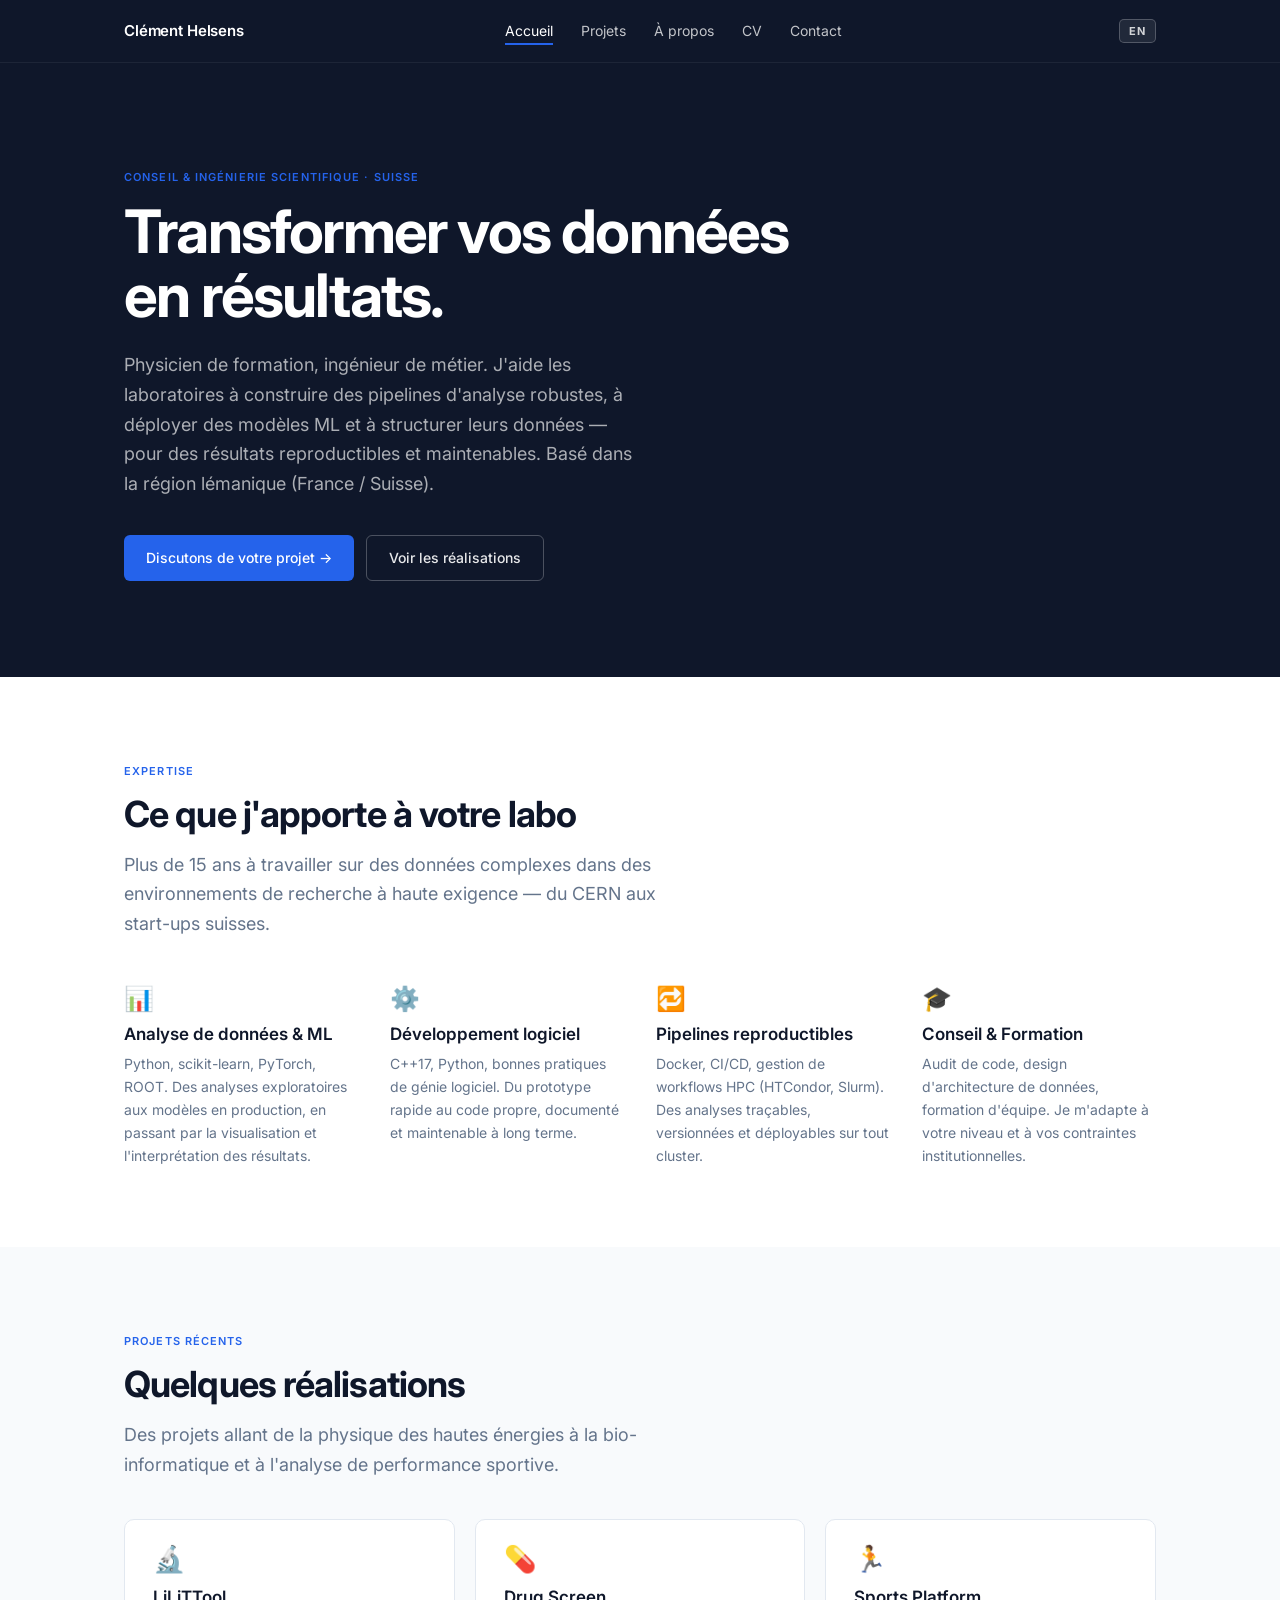
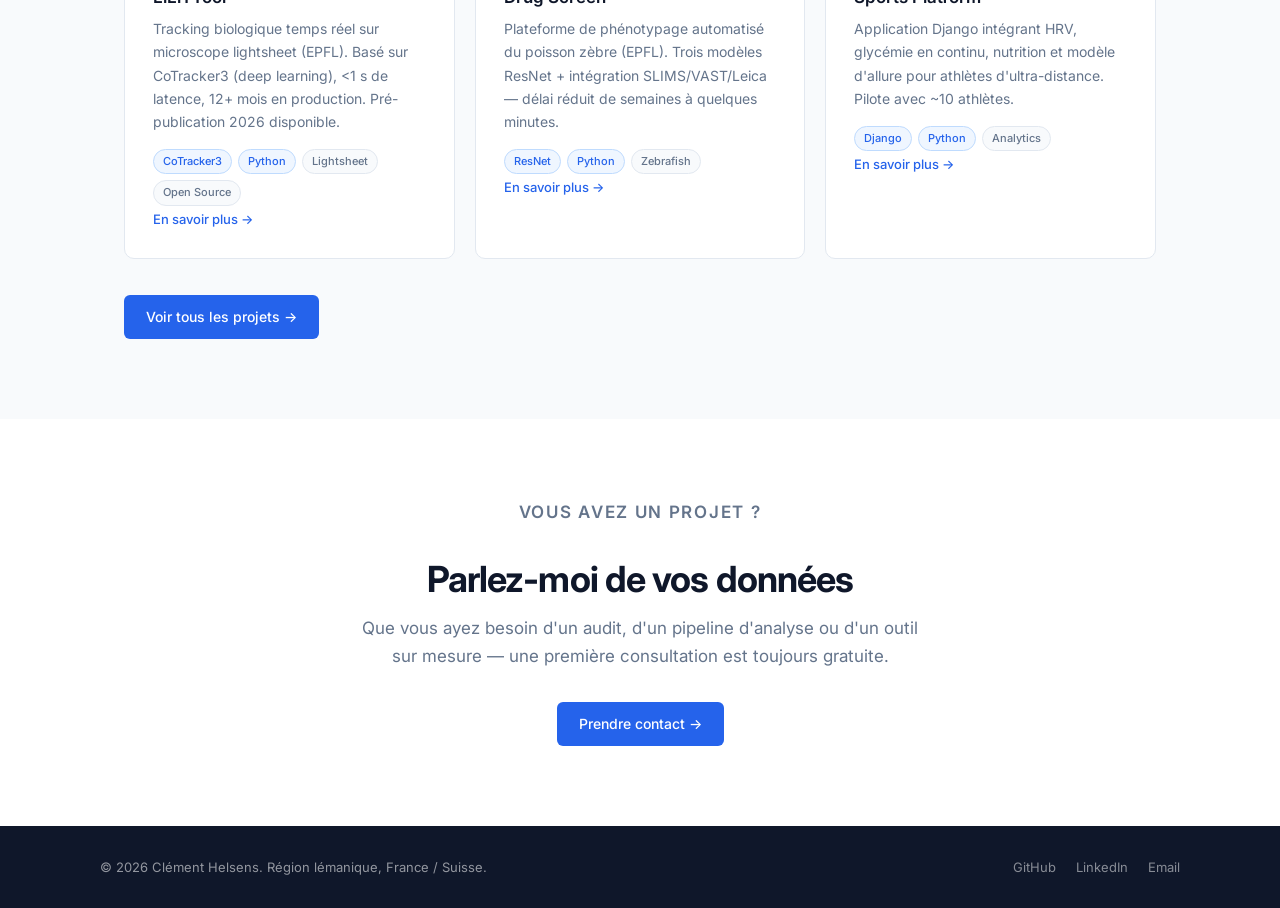
<file: index.html>
<!DOCTYPE html>
<html lang="fr" class="lang-fr">
<head>
  <meta charset="UTF-8">
  <meta name="viewport" content="width=device-width, initial-scale=1.0">
  <title>Clément Helsens — Ingénieur Data & Conseil Scientifique</title>
  <meta name="description" content="Physicien et ingénieur logiciel spécialisé en analyse de données pour laboratoires de recherche. Basé en Suisse romande.">
  <meta name="author" content="Clément Helsens">
  <meta property="og:title" content="Clément Helsens — Data Engineer & Scientific Consultant">
  <meta property="og:description" content="Helping research labs turn complex data into results — pipelines, ML, consulting.">
  <meta property="og:type" content="website">
  <meta property="og:url" content="https://helsens.ch">
  <!-- Langue sans flash -->
  <script>(function(){var l=localStorage.getItem('lang')||'fr';document.documentElement.className='lang-'+l;document.documentElement.lang=l;})();</script>
  <link rel="preconnect" href="https://fonts.googleapis.com">
  <link rel="preconnect" href="https://fonts.gstatic.com" crossorigin>
  <link href="https://fonts.googleapis.com/css2?family=Inter:wght@300;400;500;600;700&display=swap" rel="stylesheet">
  <link rel="stylesheet" href="style.css">
</head>
<body>

<nav>
  <div class="nav-inner">
    <a href="index.html" class="nav-logo">Clément Helsens</a>
    <button class="nav-burger" aria-label="Menu" onclick="document.querySelector('.nav-links').classList.toggle('open')">
      <span></span><span></span><span></span>
    </button>
    <ul class="nav-links">
      <li><a href="index.html" class="active"><span class="fr">Accueil</span><span class="en">Home</span></a></li>
      <li><a href="projects.html"><span class="fr">Projets</span><span class="en">Projects</span></a></li>
      <li><a href="about.html"><span class="fr">À propos</span><span class="en">About</span></a></li>
      <li><a href="cv.html">CV</a></li>
      <li><a href="contact.html">Contact</a></li>
    </ul>
    <button class="lang-btn" onclick="toggleLang()" aria-label="Switch language">
      <span class="fr">EN</span><span class="en">FR</span>
    </button>
  </div>
</nav>

<!-- HERO -->
<section class="hero">
  <div class="container">
    <p class="label hero-label">
      <span class="fr">Conseil & Ingénierie scientifique · Suisse</span>
      <span class="en">Scientific Consulting & Engineering · Switzerland</span>
    </p>
    <h1>
      <span class="fr">Transformer vos données<br>en résultats.</span>
      <span class="en">Transforming your data<br>into results.</span>
    </h1>
    <p class="lead lead-white fr">
      Physicien de formation, ingénieur de métier. J'aide les laboratoires à construire
      des pipelines d'analyse robustes, à déployer des modèles ML et à structurer
      leurs données — pour des résultats reproductibles et maintenables.
      Basé dans la région lémanique (France / Suisse).
    </p>
    <p class="lead lead-white en">
      Physics-trained, engineering-minded. I help research labs build robust data
      pipelines, deploy ML models and structure their data — for reproducible,
      maintainable results.
      Based in the Lake Geneva region (France / Switzerland).
    </p>
    <div class="btn-group">
      <a href="contact.html" class="btn btn-primary">
        <span class="fr">Discutons de votre projet →</span>
        <span class="en">Let's talk about your project →</span>
      </a>
      <a href="projects.html" class="btn btn-outline-dark">
        <span class="fr">Voir les réalisations</span>
        <span class="en">See our work</span>
      </a>
    </div>
  </div>
</section>

<!-- EXPERTISE -->
<section>
  <div class="container">
    <p class="label">Expertise</p>
    <h2>
      <span class="fr">Ce que j'apporte à votre labo</span>
      <span class="en">What I bring to your lab</span>
    </h2>
    <p class="lead fr">
      Plus de 15 ans à travailler sur des données complexes dans des environnements
      de recherche à haute exigence — du CERN aux start-ups suisses.
    </p>
    <p class="lead en">
      Over 15 years working with complex data in high-stakes research environments —
      from CERN to Swiss start-ups.
    </p>
    <div class="expertise-grid">
      <div class="expertise-item">
        <div class="expertise-icon">📊</div>
        <h3>
          <span class="fr">Analyse de données & ML</span>
          <span class="en">Data Analysis & ML</span>
        </h3>
        <p class="fr">Python, scikit-learn, PyTorch, ROOT. Des analyses exploratoires aux modèles
        en production, en passant par la visualisation et l'interprétation des résultats.</p>
        <p class="en">Python, scikit-learn, PyTorch, ROOT. From exploratory analysis to production
        models, including visualisation and results interpretation.</p>
      </div>
      <div class="expertise-item">
        <div class="expertise-icon">⚙️</div>
        <h3>
          <span class="fr">Développement logiciel</span>
          <span class="en">Software Development</span>
        </h3>
        <p class="fr">C++17, Python, bonnes pratiques de génie logiciel. Du prototype rapide au
        code propre, documenté et maintenable à long terme.</p>
        <p class="en">C++17, Python, software engineering best practices. From rapid prototype to
        clean, documented, long-term maintainable code.</p>
      </div>
      <div class="expertise-item">
        <div class="expertise-icon">🔁</div>
        <h3>
          <span class="fr">Pipelines reproductibles</span>
          <span class="en">Reproducible Pipelines</span>
        </h3>
        <p class="fr">Docker, CI/CD, gestion de workflows HPC (HTCondor, Slurm). Des analyses
        traçables, versionnées et déployables sur tout cluster.</p>
        <p class="en">Docker, CI/CD, HPC workflow management (HTCondor, Slurm). Traceable,
        versioned analyses deployable on any cluster.</p>
      </div>
      <div class="expertise-item">
        <div class="expertise-icon">🎓</div>
        <h3>
          <span class="fr">Conseil & Formation</span>
          <span class="en">Consulting & Training</span>
        </h3>
        <p class="fr">Audit de code, design d'architecture de données, formation d'équipe. Je
        m'adapte à votre niveau et à vos contraintes institutionnelles.</p>
        <p class="en">Code audits, data architecture design, team training. I adapt to your
        level and your institutional constraints.</p>
      </div>
    </div>
  </div>
</section>

<!-- PROJETS -->
<section class="section-alt">
  <div class="container">
    <p class="label">
      <span class="fr">Projets récents</span>
      <span class="en">Recent work</span>
    </p>
    <h2>
      <span class="fr">Quelques réalisations</span>
      <span class="en">Selected projects</span>
    </h2>
    <p class="lead fr">
      Des projets allant de la physique des hautes énergies à la bio-informatique
      et à l'analyse de performance sportive.
    </p>
    <p class="lead en">
      Projects ranging from high-energy physics to bioinformatics
      and sports performance analytics.
    </p>
    <div class="cards-grid">
      <div class="card">
        <div class="card-emoji">🔬</div>
        <h3>LiLiTTool</h3>
        <p class="fr">Tracking biologique temps réel sur microscope lightsheet (EPFL). Basé sur
        CoTracker3 (deep learning), &lt;1 s de latence, 12+ mois en production. Pré-publication
        2026 disponible.</p>
        <p class="en">Real-time biological tracking on light-sheet microscopy (EPFL). Built on
        CoTracker3 (deep learning), sub-second latency, 12+ months in production. 2026
        pre-print available.</p>
        <div class="tags">
          <span class="tag tag-accent">CoTracker3</span>
          <span class="tag tag-accent">Python</span>
          <span class="tag">Lightsheet</span>
          <span class="tag">Open Source</span>
        </div>
        <a href="projects.html#lilitool" class="card-link">
          <span class="fr">En savoir plus →</span>
          <span class="en">Learn more →</span>
        </a>
      </div>
      <div class="card">
        <div class="card-emoji">💊</div>
        <h3>Drug Screen</h3>
        <p class="fr">Plateforme de phénotypage automatisé du poisson zèbre (EPFL). Trois modèles
        ResNet + intégration SLIMS/VAST/Leica — délai réduit de semaines à quelques minutes.</p>
        <p class="en">Automated zebrafish phenotyping platform (EPFL). Three ResNet models +
        SLIMS/VAST/Leica integration — turnaround reduced from weeks to minutes.</p>
        <div class="tags">
          <span class="tag tag-accent">ResNet</span>
          <span class="tag tag-accent">Python</span>
          <span class="tag">Zebrafish</span>
        </div>
        <a href="projects.html#drugscreen" class="card-link">
          <span class="fr">En savoir plus →</span>
          <span class="en">Learn more →</span>
        </a>
      </div>
      <div class="card">
        <div class="card-emoji">🏃</div>
        <h3>Sports Platform</h3>
        <p class="fr">Application Django intégrant HRV, glycémie en continu, nutrition et modèle
        d'allure pour athlètes d'ultra-distance. Pilote avec ~10 athlètes.</p>
        <p class="en">Django app integrating HRV, continuous glucose, nutrition and a race pacing
        model for ultra-distance athletes. Pilot with ~10 athletes.</p>
        <div class="tags">
          <span class="tag tag-accent">Django</span>
          <span class="tag tag-accent">Python</span>
          <span class="tag">Analytics</span>
        </div>
        <a href="projects.html#sports" class="card-link">
          <span class="fr">En savoir plus →</span>
          <span class="en">Learn more →</span>
        </a>
      </div>
    </div>
    <div style="margin-top: 36px;">
      <a href="projects.html" class="btn btn-primary">
        <span class="fr">Voir tous les projets →</span>
        <span class="en">View all projects →</span>
      </a>
    </div>
  </div>
</section>

<!-- CTA -->
<section>
  <div class="container">
    <div class="cta-strip">
      <p class="label">
        <span class="fr">Vous avez un projet ?</span>
        <span class="en">Got a project?</span>
      </p>
      <h2>
        <span class="fr">Parlez-moi de vos données</span>
        <span class="en">Tell me about your data</span>
      </h2>
      <p class="fr">Que vous ayez besoin d'un audit, d'un pipeline d'analyse ou d'un outil sur
      mesure — une première consultation est toujours gratuite.</p>
      <p class="en">Whether you need an audit, an analysis pipeline or a custom tool —
      a first consultation is always free.</p>
      <a href="contact.html" class="btn btn-primary">
        <span class="fr">Prendre contact →</span>
        <span class="en">Get in touch →</span>
      </a>
    </div>
  </div>
</section>

<footer>
  <div class="footer-inner">
    <p>
      <span class="fr">© 2026 Clément Helsens. Région lémanique, France / Suisse.</span>
      <span class="en">© 2026 Clément Helsens. Lake Geneva region, France / Switzerland.</span>
    </p>
    <ul class="footer-links">
      <li><a href="https://github.com/clementhelsens" target="_blank" rel="noopener">GitHub</a></li>
      <li><a href="https://linkedin.com/in/clementhelsens" target="_blank" rel="noopener">LinkedIn</a></li>
      <li><a href="mailto:clement.helsens@gmail.com">Email</a></li>
    </ul>
  </div>
</footer>

<script>
function toggleLang() {
  var html = document.documentElement;
  var next = html.classList.contains('lang-en') ? 'fr' : 'en';
  html.className = 'lang-' + next;
  html.lang = next;
  localStorage.setItem('lang', next);
}
</script>
</body>
</html>
</file>
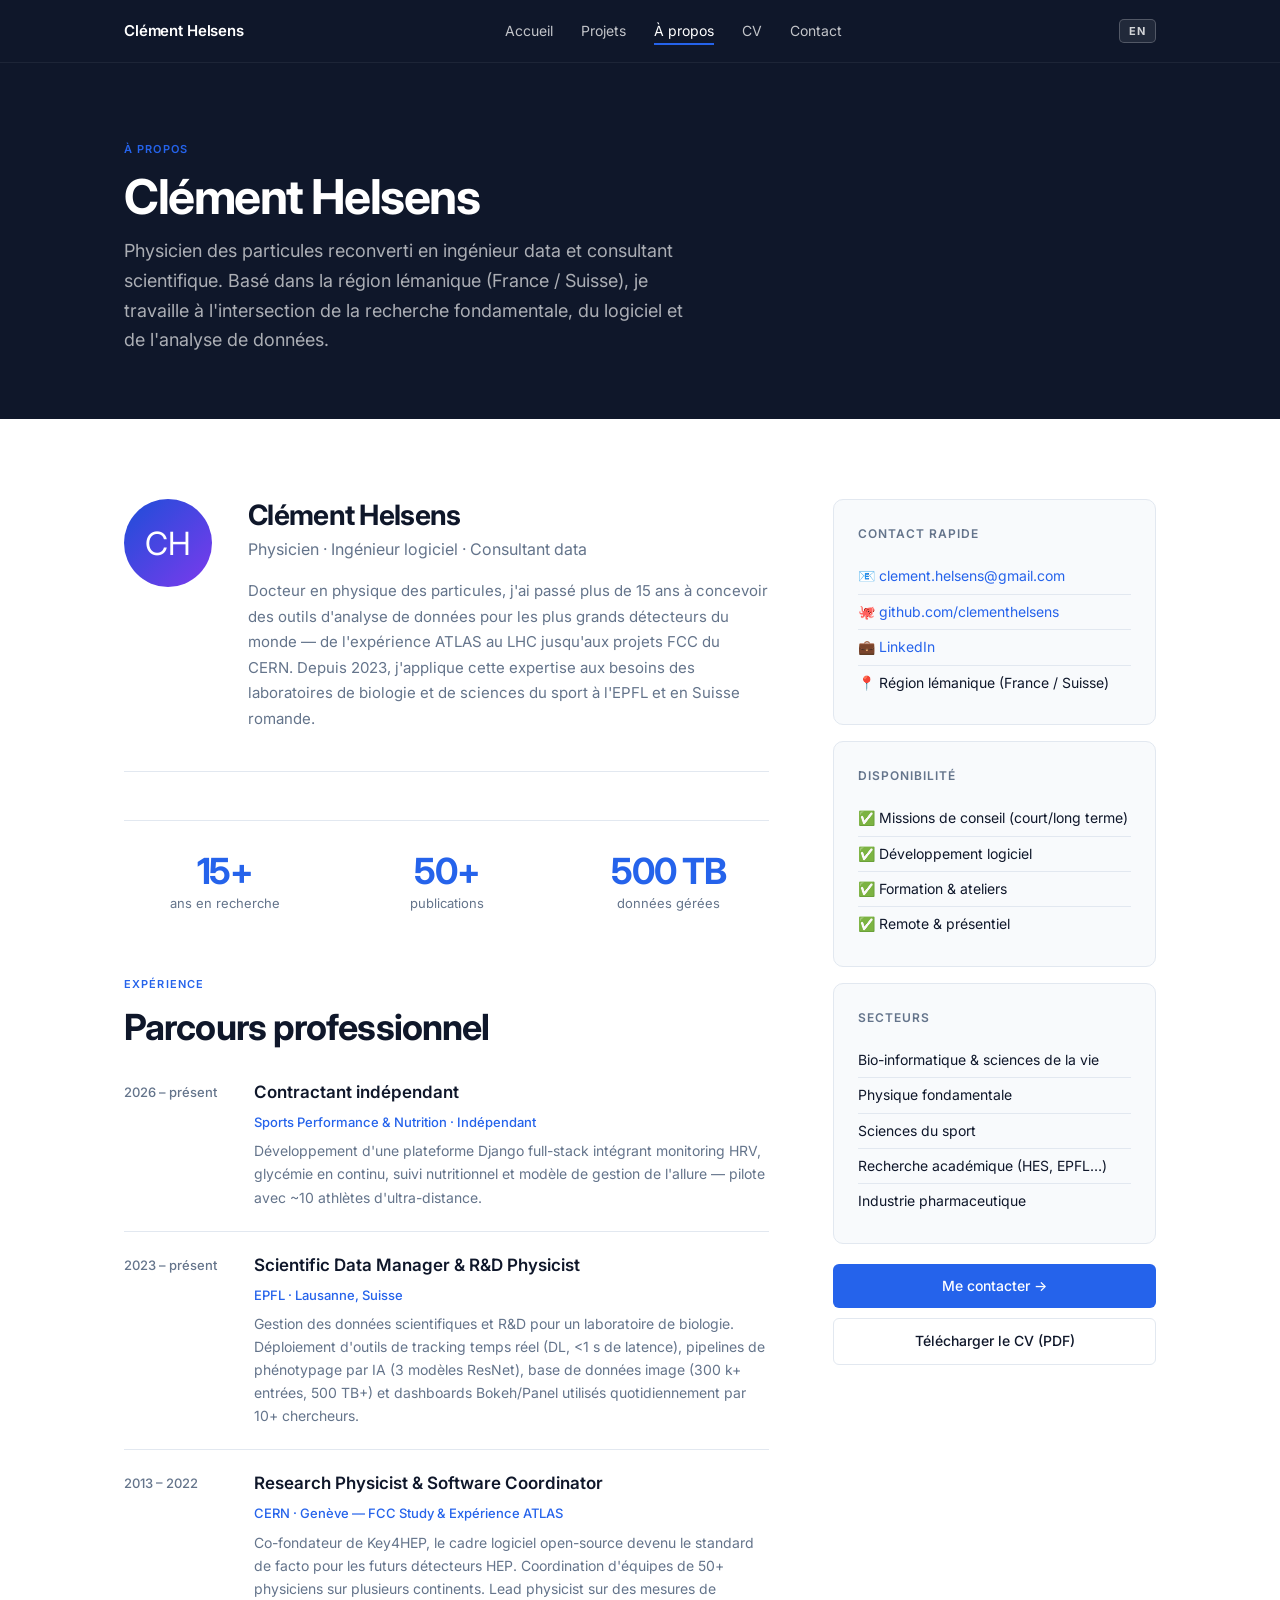
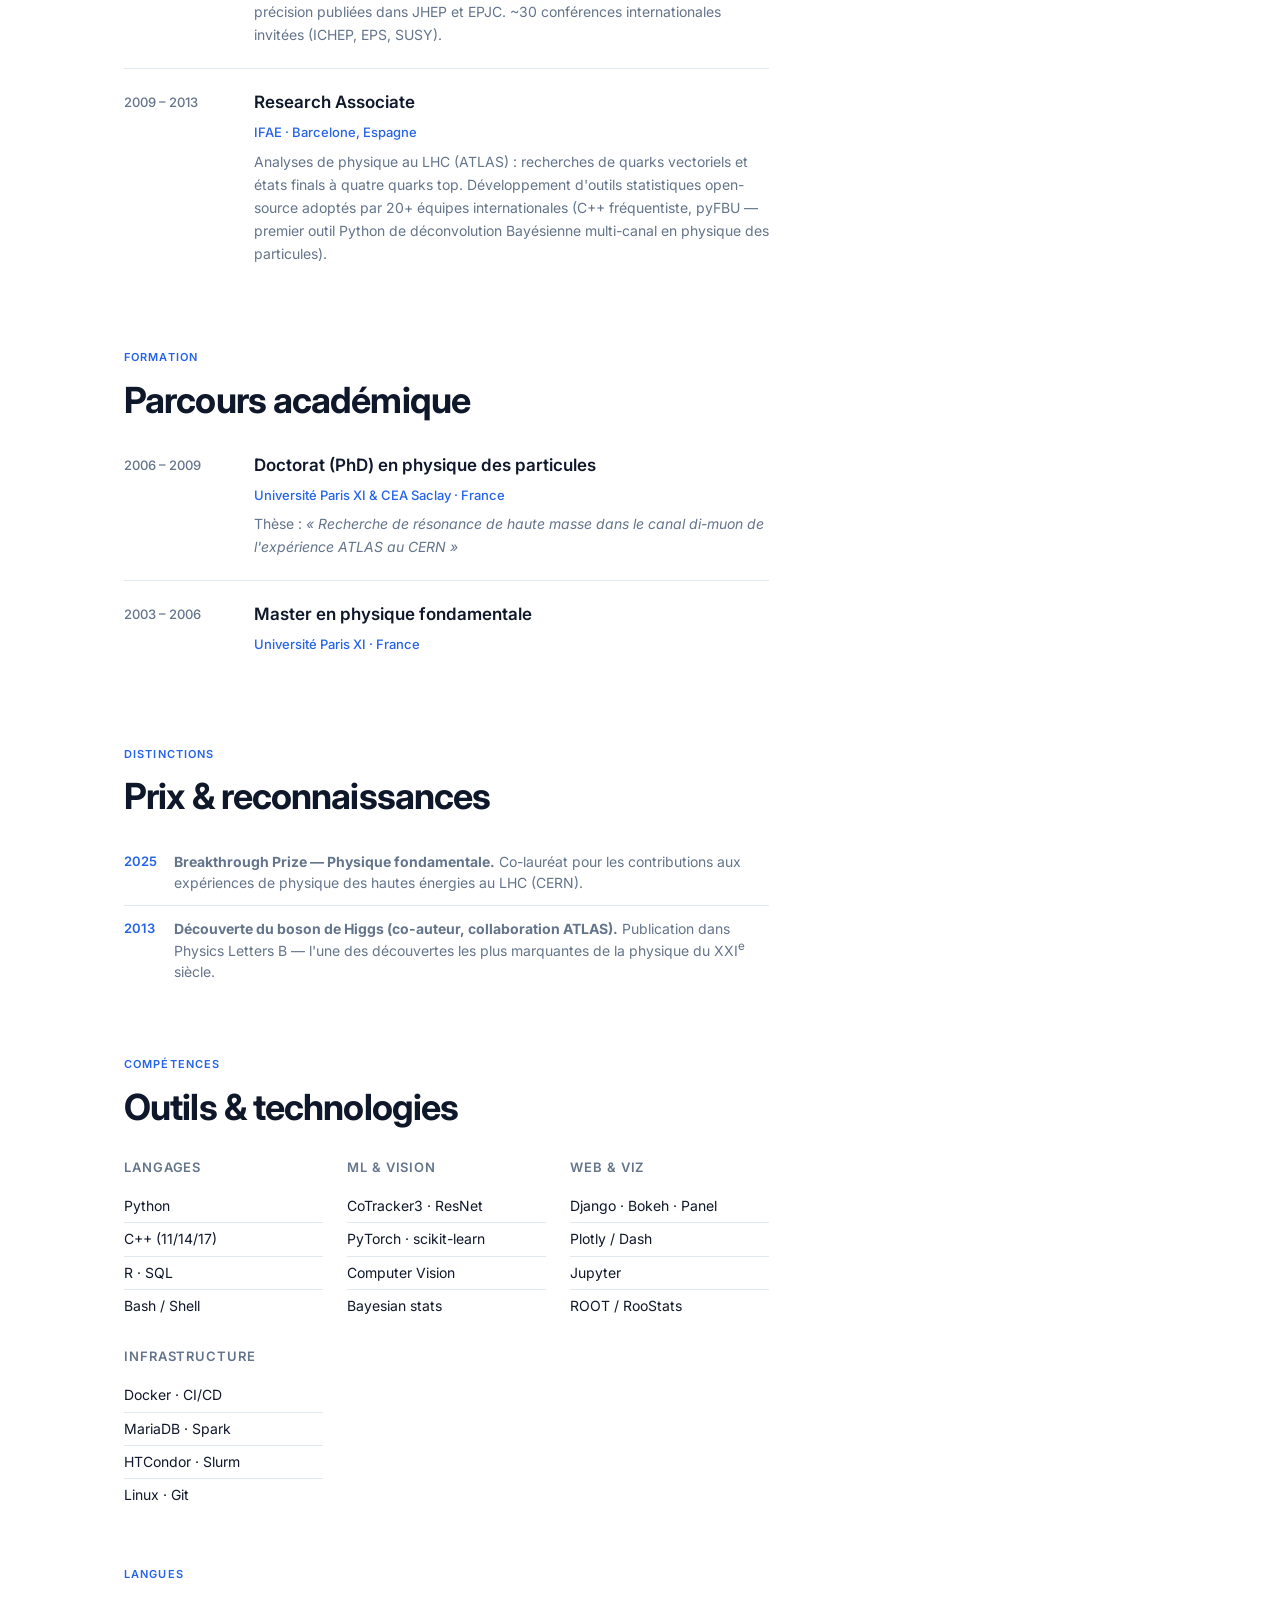
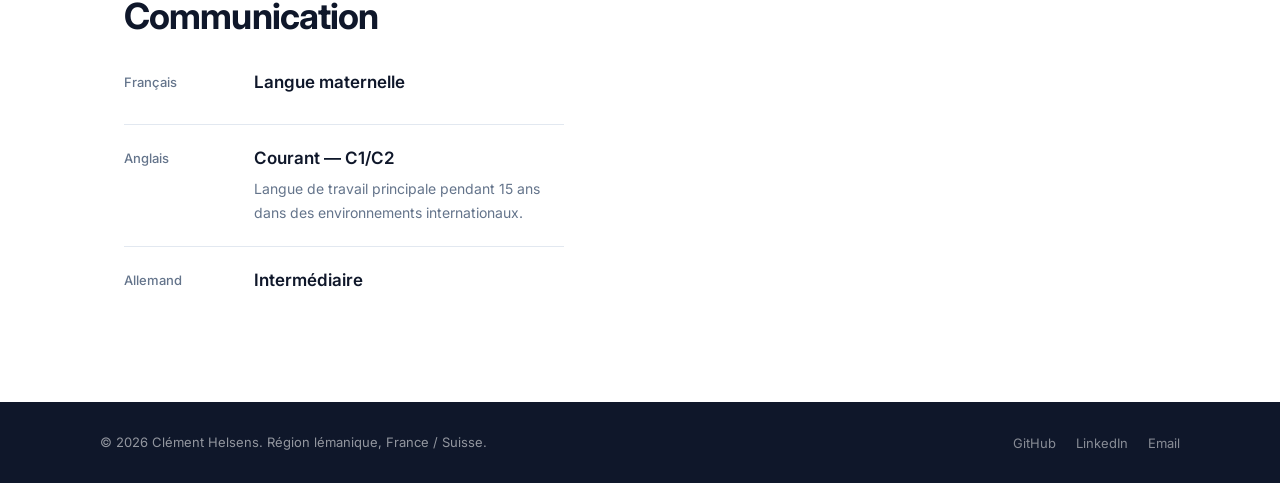
<file: about.html>
<!DOCTYPE html>
<html lang="fr" class="lang-fr">
<head>
  <meta charset="UTF-8">
  <meta name="viewport" content="width=device-width, initial-scale=1.0">
  <title>À propos — Clément Helsens</title>
  <meta name="description" content="Parcours et expertise de Clément Helsens, physicien et ingénieur data basé dans la région lémanique.">
  <script>(function(){var l=localStorage.getItem('lang')||'fr';document.documentElement.className='lang-'+l;document.documentElement.lang=l;})();</script>
  <link rel="preconnect" href="https://fonts.googleapis.com">
  <link rel="preconnect" href="https://fonts.gstatic.com" crossorigin>
  <link href="https://fonts.googleapis.com/css2?family=Inter:wght@300;400;500;600;700&display=swap" rel="stylesheet">
  <link rel="stylesheet" href="style.css">
  <style>
    .two-col { display: grid; grid-template-columns: 2fr 1fr; gap: 64px; align-items: start; }
    @media (max-width: 768px) { .two-col { grid-template-columns: 1fr; gap: 40px; } }
    .sidebar-card { background: var(--bg-alt); border: 1px solid var(--border); border-radius: var(--radius); padding: 24px; }
    .sidebar-card h4 { font-size: 0.75rem; font-weight: 600; text-transform: uppercase; letter-spacing: 0.08em; color: var(--text-muted); margin-bottom: 16px; }
    .sidebar-card ul { list-style: none; }
    .sidebar-card li { font-size: 0.875rem; padding: 6px 0; border-bottom: 1px solid var(--border); color: var(--text); }
    .sidebar-card li:last-child { border-bottom: none; }
    .highlight-number { font-size: 2.25rem; font-weight: 700; color: var(--accent); letter-spacing: -0.03em; line-height: 1; }
    .highlight-label { font-size: 0.8125rem; color: var(--text-muted); margin-top: 4px; }
    .stats-row { display: grid; grid-template-columns: repeat(3, 1fr); gap: 20px; margin-top: 32px; padding-top: 32px; border-top: 1px solid var(--border); }
    .stat-item { text-align: center; }
    @media (max-width: 480px) { .stats-row { grid-template-columns: 1fr 1fr; } }
    .honor-item { display: flex; gap: 14px; align-items: flex-start; padding: 12px 0; border-bottom: 1px solid var(--border); }
    .honor-item:last-child { border-bottom: none; }
    .honor-year { font-size: 0.8125rem; font-weight: 600; color: var(--accent); white-space: nowrap; min-width: 36px; }
    .honor-text { font-size: 0.875rem; color: var(--text-muted); line-height: 1.5; }
  </style>
</head>
<body>

<nav>
  <div class="nav-inner">
    <a href="index.html" class="nav-logo">Clément Helsens</a>
    <button class="nav-burger" aria-label="Menu" onclick="document.querySelector('.nav-links').classList.toggle('open')">
      <span></span><span></span><span></span>
    </button>
    <ul class="nav-links">
      <li><a href="index.html"><span class="fr">Accueil</span><span class="en">Home</span></a></li>
      <li><a href="projects.html"><span class="fr">Projets</span><span class="en">Projects</span></a></li>
      <li><a href="about.html" class="active"><span class="fr">À propos</span><span class="en">About</span></a></li>
      <li><a href="cv.html">CV</a></li>
      <li><a href="contact.html">Contact</a></li>
    </ul>
    <button class="lang-btn" onclick="toggleLang()" aria-label="Switch language">
      <span class="fr">EN</span><span class="en">FR</span>
    </button>
  </div>
</nav>

<section class="page-header">
  <div class="container">
    <p class="label" style="color: var(--accent);">
      <span class="fr">À propos</span><span class="en">About</span>
    </p>
    <h1>Clément Helsens</h1>
    <p class="lead lead-white fr">
      Physicien des particules reconverti en ingénieur data et consultant scientifique.
      Basé dans la région lémanique (France / Suisse), je travaille à l'intersection
      de la recherche fondamentale, du logiciel et de l'analyse de données.
    </p>
    <p class="lead lead-white en">
      Particle physicist turned data engineer and scientific consultant.
      Based in the Lake Geneva region (France / Switzerland), I work at the intersection
      of fundamental research, software and data analysis.
    </p>
  </div>
</section>

<section>
  <div class="container">
    <div class="two-col">

      <div>
        <div class="about-header">
          <div class="avatar">CH</div>
          <div class="about-meta">
            <h2>Clément Helsens</h2>
            <p class="role">
              <span class="fr">Physicien · Ingénieur logiciel · Consultant data</span>
              <span class="en">Physicist · Software engineer · Data consultant</span>
            </p>
            <p class="bio fr">
              Docteur en physique des particules, j'ai passé plus de 15 ans à concevoir des
              outils d'analyse de données pour les plus grands détecteurs du monde — de l'expérience
              ATLAS au LHC jusqu'aux projets FCC du CERN. Depuis 2023, j'applique cette expertise
              aux besoins des laboratoires de biologie et de sciences du sport à l'EPFL et en
              Suisse romande.
            </p>
            <p class="bio en">
              Holding a PhD in particle physics, I spent over 15 years designing data analysis
              tools for the world's largest detectors — from ATLAS at the LHC to CERN's FCC
              projects. Since 2023, I apply this expertise to the needs of biology and sports
              science labs at EPFL and in French-speaking Switzerland.
            </p>
          </div>
        </div>

        <div class="stats-row">
          <div class="stat-item">
            <div class="highlight-number">15+</div>
            <div class="highlight-label">
              <span class="fr">ans en recherche</span>
              <span class="en">years in research</span>
            </div>
          </div>
          <div class="stat-item">
            <div class="highlight-number">50+</div>
            <div class="highlight-label">publications</div>
          </div>
          <div class="stat-item">
            <div class="highlight-number">500 TB</div>
            <div class="highlight-label">
              <span class="fr">données gérées</span>
              <span class="en">data managed</span>
            </div>
          </div>
        </div>

        <!-- Expérience -->
        <div style="margin-top: 56px;">
          <p class="label">
            <span class="fr">Expérience</span><span class="en">Experience</span>
          </p>
          <h2>
            <span class="fr">Parcours professionnel</span>
            <span class="en">Professional background</span>
          </h2>
          <div class="timeline mt-8">

            <div class="timeline-item">
              <div class="timeline-date">2026 – <span class="fr">présent</span><span class="en">present</span></div>
              <div class="timeline-content">
                <h3>
                  <span class="fr">Contractant indépendant</span>
                  <span class="en">Independent Contractor</span>
                </h3>
                <p class="org">
                  <span class="fr">Sports Performance & Nutrition · Indépendant</span>
                  <span class="en">Sports Performance & Nutrition · Self-employed</span>
                </p>
                <p class="fr">Développement d'une plateforme Django full-stack intégrant monitoring HRV,
                glycémie en continu, suivi nutritionnel et modèle de gestion de l'allure — pilote
                avec ~10 athlètes d'ultra-distance.</p>
                <p class="en">Full-stack Django platform integrating HRV monitoring, continuous glucose
                tracking, nutrition logs and a custom race pacing model — pilot with ~10
                ultra-distance athletes.</p>
              </div>
            </div>

            <div class="timeline-item">
              <div class="timeline-date">2023 – <span class="fr">présent</span><span class="en">present</span></div>
              <div class="timeline-content">
                <h3>
                  <span class="fr">Scientific Data Manager & R&D Physicist</span>
                  <span class="en">Scientific Data Manager & R&D Physicist</span>
                </h3>
                <p class="org">EPFL · Lausanne, Suisse</p>
                <p class="fr">Gestion des données scientifiques et R&D pour un laboratoire de biologie.
                Déploiement d'outils de tracking temps réel (DL, &lt;1 s de latence), pipelines
                de phénotypage par IA (3 modèles ResNet), base de données image (300 k+ entrées,
                500 TB+) et dashboards Bokeh/Panel utilisés quotidiennement par 10+ chercheurs.</p>
                <p class="en">Scientific data management and R&D for a biology lab at EPFL.
                Real-time tracking tools (DL, &lt;1 s latency), AI phenotyping pipelines
                (3 ResNet models), image database (300 k+ entries, 500 TB+), and Bokeh/Panel
                dashboards used daily by 10+ researchers.</p>
              </div>
            </div>

            <div class="timeline-item">
              <div class="timeline-date">2013 – 2022</div>
              <div class="timeline-content">
                <h3>
                  <span class="fr">Research Physicist & Software Coordinator</span>
                  <span class="en">Research Physicist & Software Coordinator</span>
                </h3>
                <p class="org">CERN · Genève — FCC Study &amp; Expérience ATLAS</p>
                <p class="fr">Co-fondateur de Key4HEP, le cadre logiciel open-source devenu le standard
                de facto pour les futurs détecteurs HEP. Coordination d'équipes de 50+ physiciens
                sur plusieurs continents. Lead physicist sur des mesures de précision publiées dans
                JHEP et EPJC. ~30 conférences internationales invitées (ICHEP, EPS, SUSY).</p>
                <p class="en">Co-founder of Key4HEP, the open-source software framework that became
                the de-facto standard for future HEP detectors. Coordination of 50+ physicists
                across continents. Lead physicist on precision measurements published in JHEP
                and EPJC. ~30 invited international talks (ICHEP, EPS, SUSY).</p>
              </div>
            </div>

            <div class="timeline-item">
              <div class="timeline-date">2009 – 2013</div>
              <div class="timeline-content">
                <h3>
                  <span class="fr">Research Associate</span>
                  <span class="en">Research Associate</span>
                </h3>
                <p class="org">IFAE · Barcelone, Espagne</p>
                <p class="fr">Analyses de physique au LHC (ATLAS) : recherches de quarks vectoriels et
                états finals à quatre quarks top. Développement d'outils statistiques open-source
                adoptés par 20+ équipes internationales (C++ fréquentiste, pyFBU — premier outil
                Python de déconvolution Bayésienne multi-canal en physique des particules).</p>
                <p class="en">Physics analyses at the LHC (ATLAS): searches for vector-like quarks and
                four-top-quark final states. Development of open-source statistical tools adopted
                by 20+ international teams (C++ frequentist library, pyFBU — first Python
                multi-channel Bayesian unfolding tool in particle physics).</p>
              </div>
            </div>

          </div>
        </div>

        <!-- Formation -->
        <div style="margin-top: 56px;">
          <p class="label">
            <span class="fr">Formation</span><span class="en">Education</span>
          </p>
          <h2>
            <span class="fr">Parcours académique</span>
            <span class="en">Academic background</span>
          </h2>
          <div class="timeline mt-8">

            <div class="timeline-item">
              <div class="timeline-date">2006 – 2009</div>
              <div class="timeline-content">
                <h3>
                  <span class="fr">Doctorat (PhD) en physique des particules</span>
                  <span class="en">PhD in Particle Physics</span>
                </h3>
                <p class="org">
                  <span class="fr">Université Paris XI &amp; CEA Saclay · France</span>
                  <span class="en">University of Paris XI &amp; CEA Saclay · France</span>
                </p>
                <p class="fr">Thèse : <em>« Recherche de résonance de haute masse dans le canal
                di-muon de l'expérience ATLAS au CERN »</em></p>
                <p class="en">Thesis: <em>"Search for high-mass resonances in the di-muon channel
                of the ATLAS experiment at CERN"</em></p>
              </div>
            </div>

            <div class="timeline-item">
              <div class="timeline-date">2003 – 2006</div>
              <div class="timeline-content">
                <h3>
                  <span class="fr">Master en physique fondamentale</span>
                  <span class="en">M.Sc. in Fundamental Physics</span>
                </h3>
                <p class="org">
                  <span class="fr">Université Paris XI · France</span>
                  <span class="en">University of Paris XI · France</span>
                </p>
              </div>
            </div>

          </div>
        </div>

        <!-- Distinctions -->
        <div style="margin-top: 56px;">
          <p class="label">
            <span class="fr">Distinctions</span><span class="en">Honours</span>
          </p>
          <h2>
            <span class="fr">Prix & reconnaissances</span>
            <span class="en">Awards & recognition</span>
          </h2>
          <div style="margin-top: 20px;">
            <div class="honor-item">
              <div class="honor-year">2025</div>
              <div class="honor-text">
                <span class="fr"><strong>Breakthrough Prize — Physique fondamentale.</strong>
                Co-lauréat pour les contributions aux expériences de physique des hautes énergies
                au LHC (CERN).</span>
                <span class="en"><strong>Breakthrough Prize — Fundamental Physics.</strong>
                Co-recipient for contributions to high-energy physics experiments at the
                LHC (CERN).</span>
              </div>
            </div>
            <div class="honor-item">
              <div class="honor-year">2013</div>
              <div class="honor-text">
                <span class="fr"><strong>Découverte du boson de Higgs (co-auteur, collaboration ATLAS).</strong>
                Publication dans Physics Letters B — l'une des découvertes les plus marquantes
                de la physique du XXI<sup>e</sup> siècle.</span>
                <span class="en"><strong>Higgs boson discovery (co-author, ATLAS collaboration).</strong>
                Published in Physics Letters B — one of the most significant discoveries
                in 21st-century physics.</span>
              </div>
            </div>
          </div>
        </div>

        <!-- Skills -->
        <div class="skills-section">
          <p class="label">
            <span class="fr">Compétences</span><span class="en">Skills</span>
          </p>
          <h2>
            <span class="fr">Outils & technologies</span>
            <span class="en">Tools & technologies</span>
          </h2>
          <div class="skills-grid">
            <div class="skill-col">
              <h4><span class="fr">Langages</span><span class="en">Languages</span></h4>
              <ul><li>Python</li><li>C++ (11/14/17)</li><li>R · SQL</li><li>Bash / Shell</li></ul>
            </div>
            <div class="skill-col">
              <h4>ML & Vision</h4>
              <ul><li>CoTracker3 · ResNet</li><li>PyTorch · scikit-learn</li><li>Computer Vision</li><li>Bayesian stats</li></ul>
            </div>
            <div class="skill-col">
              <h4>Web & Viz</h4>
              <ul><li>Django · Bokeh · Panel</li><li>Plotly / Dash</li><li>Jupyter</li><li>ROOT / RooStats</li></ul>
            </div>
            <div class="skill-col">
              <h4>Infrastructure</h4>
              <ul><li>Docker · CI/CD</li><li>MariaDB · Spark</li><li>HTCondor · Slurm</li><li>Linux · Git</li></ul>
            </div>
          </div>
        </div>

        <!-- Langues -->
        <div style="margin-top: 48px;">
          <p class="label">
            <span class="fr">Langues</span><span class="en">Languages</span>
          </p>
          <h2>Communication</h2>
          <div class="timeline mt-8" style="max-width: 440px;">
            <div class="timeline-item">
              <div class="timeline-date">
                <span class="fr">Français</span><span class="en">French</span>
              </div>
              <div class="timeline-content">
                <h3>
                  <span class="fr">Langue maternelle</span>
                  <span class="en">Native language</span>
                </h3>
              </div>
            </div>
            <div class="timeline-item">
              <div class="timeline-date">
                <span class="fr">Anglais</span><span class="en">English</span>
              </div>
              <div class="timeline-content">
                <h3><span class="fr">Courant — C1/C2</span><span class="en">Fluent — C1/C2</span></h3>
                <p class="fr">Langue de travail principale pendant 15 ans dans des environnements internationaux.</p>
                <p class="en">Primary working language for 15 years in international environments.</p>
              </div>
            </div>
            <div class="timeline-item">
              <div class="timeline-date">
                <span class="fr">Allemand</span><span class="en">German</span>
              </div>
              <div class="timeline-content">
                <h3><span class="fr">Intermédiaire</span><span class="en">Intermediate</span></h3>
              </div>
            </div>
          </div>
        </div>
      </div>

      <!-- Sidebar -->
      <div>
        <div class="sidebar-card">
          <h4><span class="fr">Contact rapide</span><span class="en">Quick contact</span></h4>
          <ul>
            <li>📧 <a href="mailto:clement.helsens@gmail.com" style="color:var(--accent);text-decoration:none;">clement.helsens@gmail.com</a></li>
            <li>🐙 <a href="https://github.com/clementhelsens" target="_blank" rel="noopener" style="color:var(--accent);text-decoration:none;">github.com/clementhelsens</a></li>
            <li>💼 <a href="https://linkedin.com/in/clementhelsens" target="_blank" rel="noopener" style="color:var(--accent);text-decoration:none;">LinkedIn</a></li>
            <li>📍 <span class="fr">Région lémanique (France / Suisse)</span><span class="en">Lake Geneva region (France / Switzerland)</span></li>
          </ul>
        </div>
        <div class="sidebar-card" style="margin-top:16px;">
          <h4><span class="fr">Disponibilité</span><span class="en">Availability</span></h4>
          <ul>
            <li>✅ <span class="fr">Missions de conseil (court/long terme)</span><span class="en">Consulting missions (short/long term)</span></li>
            <li>✅ <span class="fr">Développement logiciel</span><span class="en">Software development</span></li>
            <li>✅ <span class="fr">Formation & ateliers</span><span class="en">Training & workshops</span></li>
            <li>✅ <span class="fr">Remote & présentiel</span><span class="en">Remote & on-site</span></li>
          </ul>
        </div>
        <div class="sidebar-card" style="margin-top:16px;">
          <h4><span class="fr">Secteurs</span><span class="en">Sectors</span></h4>
          <ul>
            <li><span class="fr">Bio-informatique & sciences de la vie</span><span class="en">Bioinformatics & life sciences</span></li>
            <li><span class="fr">Physique fondamentale</span><span class="en">Fundamental physics</span></li>
            <li><span class="fr">Sciences du sport</span><span class="en">Sports science</span></li>
            <li><span class="fr">Recherche académique (HES, EPFL…)</span><span class="en">Academic research (HES, EPFL…)</span></li>
            <li><span class="fr">Industrie pharmaceutique</span><span class="en">Pharmaceutical industry</span></li>
          </ul>
        </div>
        <div style="margin-top: 20px;">
          <a href="contact.html" class="btn btn-primary" style="width:100%;justify-content:center;display:flex;">
            <span class="fr">Me contacter →</span>
            <span class="en">Contact me →</span>
          </a>
        </div>
        <div style="margin-top: 10px;">
          <a href="cv_helsens_datascience.pdf" target="_blank" class="btn btn-outline" style="width:100%;justify-content:center;display:flex;">
            <span class="fr">Télécharger le CV (PDF)</span>
            <span class="en">Download CV (PDF)</span>
          </a>
        </div>
      </div>

    </div>
  </div>
</section>

<footer>
  <div class="footer-inner">
    <p>
      <span class="fr">© 2026 Clément Helsens. Région lémanique, France / Suisse.</span>
      <span class="en">© 2026 Clément Helsens. Lake Geneva region, France / Switzerland.</span>
    </p>
    <ul class="footer-links">
      <li><a href="https://github.com/clementhelsens" target="_blank" rel="noopener">GitHub</a></li>
      <li><a href="https://linkedin.com/in/clementhelsens" target="_blank" rel="noopener">LinkedIn</a></li>
      <li><a href="mailto:clement.helsens@gmail.com">Email</a></li>
    </ul>
  </div>
</footer>

<script>
function toggleLang() {
  var html = document.documentElement;
  var next = html.classList.contains('lang-en') ? 'fr' : 'en';
  html.className = 'lang-' + next;
  html.lang = next;
  localStorage.setItem('lang', next);
}
</script>
</body>
</html>
</file>
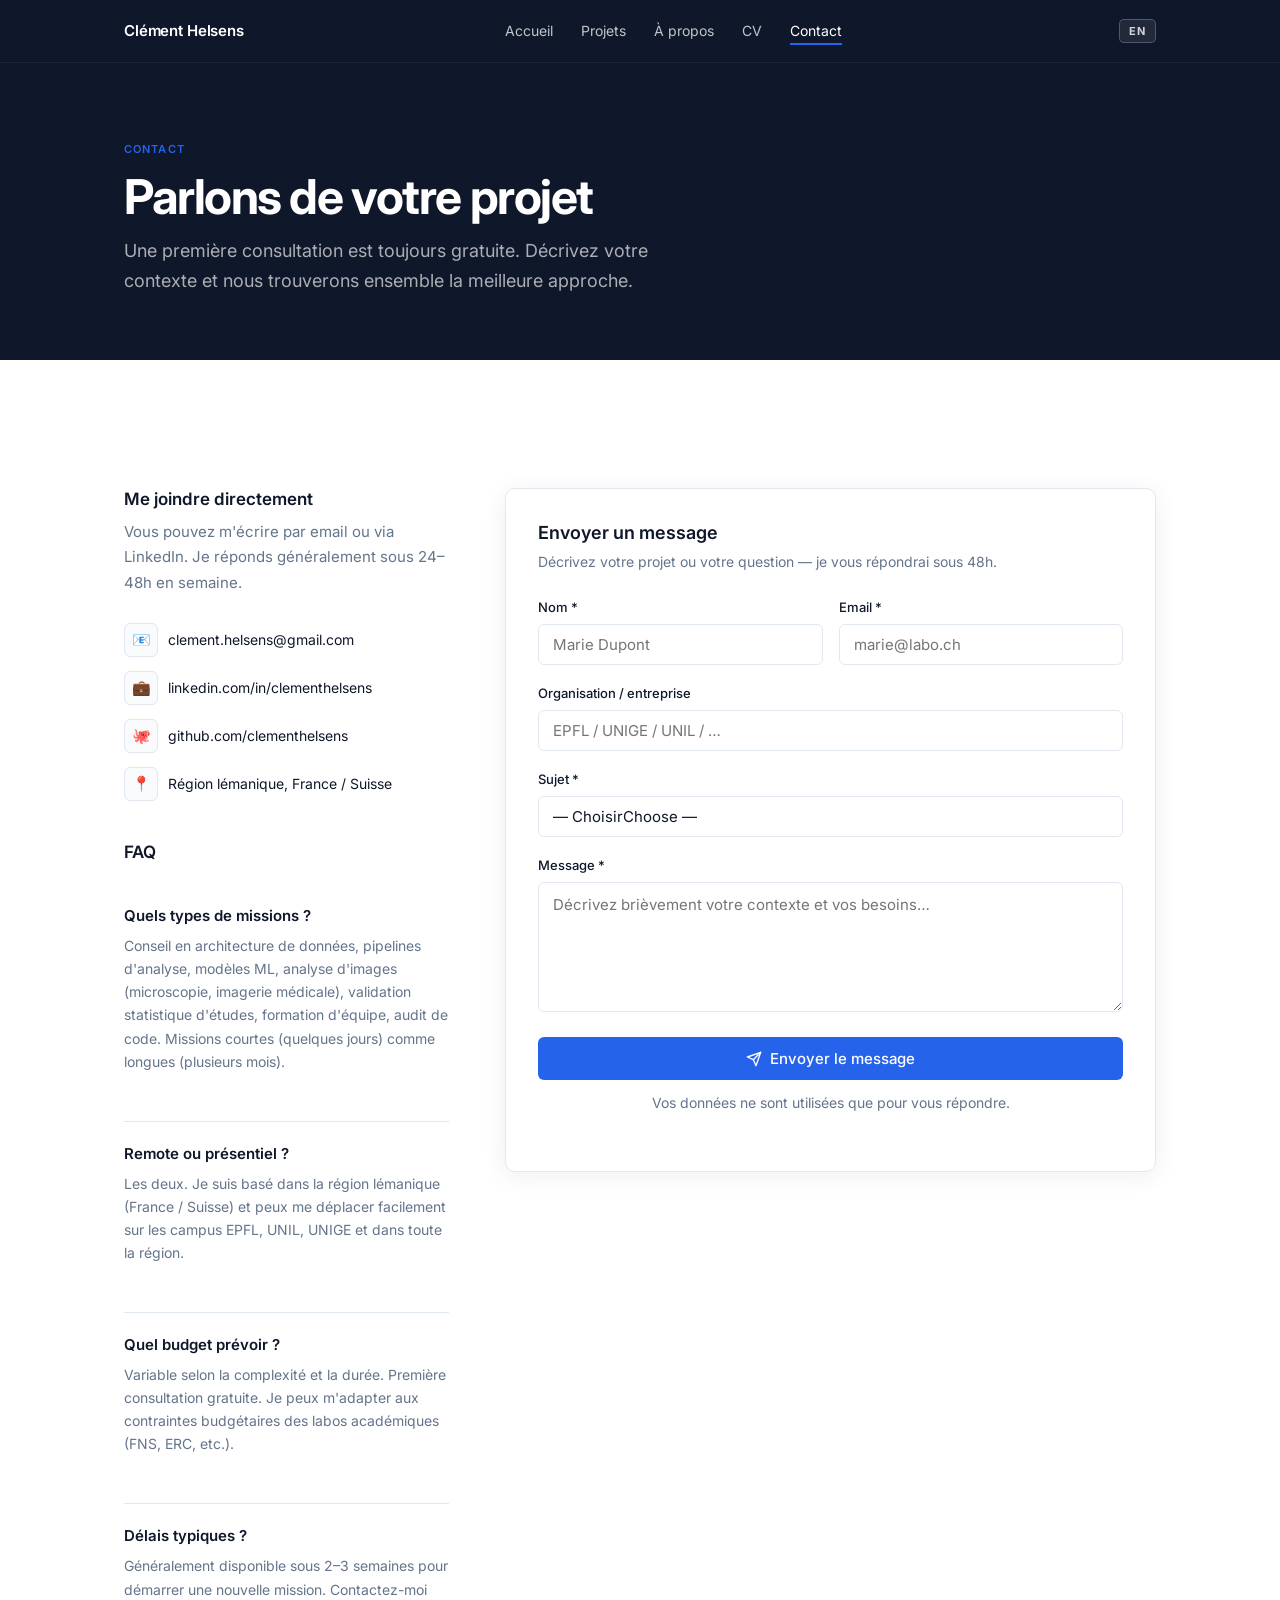
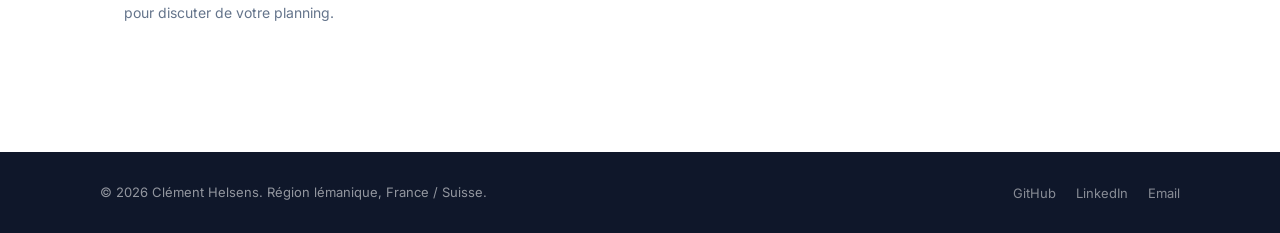
<file: contact.html>
<!DOCTYPE html>
<html lang="fr" class="lang-fr">
<head>
  <meta charset="UTF-8">
  <meta name="viewport" content="width=device-width, initial-scale=1.0">
  <title>Contact — Clément Helsens</title>
  <meta name="description" content="Contactez Clément Helsens pour un projet de conseil scientifique ou d'analyse de données.">
  <script>(function(){var l=localStorage.getItem('lang')||'fr';document.documentElement.className='lang-'+l;document.documentElement.lang=l;})();</script>
  <link rel="preconnect" href="https://fonts.googleapis.com">
  <link rel="preconnect" href="https://fonts.gstatic.com" crossorigin>
  <link href="https://fonts.googleapis.com/css2?family=Inter:wght@300;400;500;600;700&display=swap" rel="stylesheet">
  <link rel="stylesheet" href="style.css">
  <style>
    /* FAQ */
    .faq-item { border-bottom: 1px solid var(--border); padding: 20px 0; }
    .faq-item:first-child { padding-top: 0; }
    .faq-item:last-child { border-bottom: none; }
    .faq-item h4 { font-size: 0.9375rem; font-weight: 600; margin-bottom: 6px; }
    .faq-item p { font-size: 0.875rem; color: var(--text-muted); line-height: 1.65; }

    /* Contact form card */
    .form-card {
      background: var(--bg);
      border: 1px solid var(--border);
      border-radius: var(--radius);
      padding: 32px;
      box-shadow: var(--shadow);
    }
    .form-card h3 { font-size: 1.125rem; font-weight: 600; margin-bottom: 6px; }
    .form-card > p {
      font-size: 0.875rem;
      color: var(--text-muted);
      margin-bottom: 24px;
      line-height: 1.6;
    }

    /* Form fields */
    .form-row { display: grid; grid-template-columns: 1fr 1fr; gap: 16px; }
    @media (max-width: 540px) { .form-row { grid-template-columns: 1fr; } }

    .form-group { margin-bottom: 18px; }
    .form-group label {
      display: block;
      font-size: 0.8125rem;
      font-weight: 500;
      color: var(--text);
      margin-bottom: 6px;
    }
    .form-group input,
    .form-group select,
    .form-group textarea {
      width: 100%;
      font-family: inherit;
      font-size: 0.9375rem;
      color: var(--text);
      background: var(--bg);
      border: 1px solid var(--border);
      border-radius: var(--radius-sm);
      padding: 10px 14px;
      outline: none;
      transition: border-color var(--transition), box-shadow var(--transition);
      -webkit-appearance: none;
    }
    .form-group input:focus,
    .form-group select:focus,
    .form-group textarea:focus {
      border-color: var(--accent);
      box-shadow: 0 0 0 3px rgba(37, 99, 235, 0.12);
    }
    .form-group textarea { resize: vertical; min-height: 130px; line-height: 1.6; }
    .form-group select { cursor: pointer; }

    /* Submit button */
    .btn-submit {
      display: inline-flex;
      align-items: center;
      gap: 8px;
      background: var(--accent);
      color: #fff;
      border: none;
      border-radius: var(--radius-sm);
      font-family: inherit;
      font-size: 0.9375rem;
      font-weight: 500;
      padding: 12px 24px;
      cursor: pointer;
      transition: background var(--transition), transform 0.1s;
      width: 100%;
      justify-content: center;
    }
    .btn-submit:hover { background: var(--accent-dark); }
    .btn-submit:active { transform: scale(0.98); }
    .btn-submit:disabled { opacity: 0.6; cursor: not-allowed; }

    /* Status messages */
    .form-status {
      display: none;
      padding: 14px 18px;
      border-radius: var(--radius-sm);
      font-size: 0.875rem;
      font-weight: 500;
      margin-top: 16px;
      line-height: 1.5;
    }
    .form-status.success {
      background: #f0fdf4;
      border: 1px solid #bbf7d0;
      color: #15803d;
    }
    .form-status.error {
      background: #fef2f2;
      border: 1px solid #fecaca;
      color: #b91c1c;
    }

    /* Privacy note */
    .form-privacy {
      font-size: 0.75rem;
      color: var(--text-muted);
      margin-top: 12px;
      text-align: center;
      line-height: 1.5;
    }
  </style>
</head>
<body>

<nav>
  <div class="nav-inner">
    <a href="index.html" class="nav-logo">Clément Helsens</a>
    <button class="nav-burger" aria-label="Menu" onclick="document.querySelector('.nav-links').classList.toggle('open')">
      <span></span><span></span><span></span>
    </button>
    <ul class="nav-links">
      <li><a href="index.html"><span class="fr">Accueil</span><span class="en">Home</span></a></li>
      <li><a href="projects.html"><span class="fr">Projets</span><span class="en">Projects</span></a></li>
      <li><a href="about.html"><span class="fr">À propos</span><span class="en">About</span></a></li>
      <li><a href="cv.html">CV</a></li>
      <li><a href="contact.html" class="active">Contact</a></li>
    </ul>
    <button class="lang-btn" onclick="toggleLang()" aria-label="Switch language">
      <span class="fr">EN</span><span class="en">FR</span>
    </button>
  </div>
</nav>

<section class="page-header">
  <div class="container">
    <p class="label" style="color: var(--accent);">Contact</p>
    <h1>
      <span class="fr">Parlons de votre projet</span>
      <span class="en">Let's talk about your project</span>
    </h1>
    <p class="lead lead-white fr">
      Une première consultation est toujours gratuite. Décrivez votre contexte
      et nous trouverons ensemble la meilleure approche.
    </p>
    <p class="lead lead-white en">
      A first consultation is always free. Describe your context
      and we'll find the best approach together.
    </p>
  </div>
</section>

<section>
  <div class="container">
    <div class="contact-layout">

      <!-- LEFT: direct contact + FAQ -->
      <div class="contact-info">
        <h3>
          <span class="fr">Me joindre directement</span>
          <span class="en">Reach me directly</span>
        </h3>
        <p class="fr">Vous pouvez m'écrire par email ou via LinkedIn. Je réponds généralement
        sous 24–48h en semaine.</p>
        <p class="en">You can reach me by email or via LinkedIn. I typically respond
        within 24–48h on weekdays.</p>

        <a href="mailto:clement.helsens@gmail.com" class="contact-row">
          <div class="contact-row-icon">📧</div>
          clement.helsens@gmail.com
        </a>
        <a href="https://linkedin.com/in/clementhelsens" target="_blank" rel="noopener" class="contact-row">
          <div class="contact-row-icon">💼</div>
          linkedin.com/in/clementhelsens
        </a>
        <a href="https://github.com/clementhelsens" target="_blank" rel="noopener" class="contact-row">
          <div class="contact-row-icon">🐙</div>
          github.com/clementhelsens
        </a>
        <div class="contact-row" style="cursor:default;">
          <div class="contact-row-icon">📍</div>
          <span class="fr">Région lémanique, France / Suisse</span>
          <span class="en">Lake Geneva region, France / Switzerland</span>
        </div>

        <div style="margin-top: 40px;">
          <h3 style="margin-bottom: 20px;">FAQ</h3>

          <div class="faq-item">
            <h4>
              <span class="fr">Quels types de missions ?</span>
              <span class="en">What types of projects?</span>
            </h4>
            <p class="fr">Conseil en architecture de données, pipelines d'analyse, modèles ML,
            analyse d'images (microscopie, imagerie médicale), validation statistique d'études,
            formation d'équipe, audit de code. Missions courtes (quelques jours) comme longues
            (plusieurs mois).</p>
            <p class="en">Data architecture consulting, analysis pipelines, ML models, image analysis
            (microscopy, medical imaging), statistical study validation, team training, code audits.
            Short missions (a few days) to long-term engagements (several months).</p>
          </div>

          <div class="faq-item">
            <h4>
              <span class="fr">Remote ou présentiel ?</span>
              <span class="en">Remote or on-site?</span>
            </h4>
            <p class="fr">Les deux. Je suis basé dans la région lémanique (France / Suisse) et peux
            me déplacer facilement sur les campus EPFL, UNIL, UNIGE et dans toute la région.</p>
            <p class="en">Both. I'm based in the Lake Geneva region (France / Switzerland) and can
            easily travel to EPFL, UNIL, UNIGE campuses and across the region.</p>
          </div>

          <div class="faq-item">
            <h4>
              <span class="fr">Quel budget prévoir ?</span>
              <span class="en">What budget to expect?</span>
            </h4>
            <p class="fr">Variable selon la complexité et la durée. Première consultation gratuite.
            Je peux m'adapter aux contraintes budgétaires des labos académiques (FNS, ERC, etc.).</p>
            <p class="en">Varies with complexity and duration. First consultation free.
            I can adapt to the budget constraints of academic labs (SNF, ERC funds, etc.).</p>
          </div>

          <div class="faq-item">
            <h4>
              <span class="fr">Délais typiques ?</span>
              <span class="en">Typical timelines?</span>
            </h4>
            <p class="fr">Généralement disponible sous 2–3 semaines pour démarrer une nouvelle mission.
            Contactez-moi pour discuter de votre planning.</p>
            <p class="en">Generally available to start a new mission within 2–3 weeks.
            Contact me to discuss your schedule.</p>
          </div>
        </div>
      </div>

      <!-- RIGHT: contact form -->
      <div>
        <div class="form-card">
          <h3>
            <span class="fr">Envoyer un message</span>
            <span class="en">Send a message</span>
          </h3>
          <p class="fr">Décrivez votre projet ou votre question — je vous répondrai sous 48h.</p>
          <p class="en">Describe your project or question — I'll get back to you within 48h.</p>

          <!--
            Web3Forms — service gratuit pour formulaires sur sites statiques.
            Pour activer :
            1. Allez sur https://web3forms.com
            2. Entrez clement.helsens@gmail.com pour recevoir un access key
            3. Remplacez YOUR_ACCESS_KEY ci-dessous par la clé reçue par email
          -->
          <form id="contact-form" action="https://api.web3forms.com/submit" method="POST" novalidate>
            <input type="hidden" name="access_key" value="e8fade38-ea45-4cf8-bffc-07dbf4e3fa00">
            <input type="hidden" name="subject" id="form-subject-hidden" value="Contact via helsens.ch">
            <input type="hidden" name="redirect" value="false">
            <input type="checkbox" name="botcheck" style="display:none">

            <div class="form-row">
              <div class="form-group">
                <label for="name">
                  <span class="fr">Nom *</span>
                  <span class="en">Name *</span>
                </label>
                <input type="text" id="name" name="name" required autocomplete="name"
                  placeholder="Marie Dupont">
              </div>
              <div class="form-group">
                <label for="email">Email *</label>
                <input type="email" id="email" name="email" required autocomplete="email"
                  placeholder="marie@labo.ch">
              </div>
            </div>

            <div class="form-group">
              <label for="org">
                <span class="fr">Organisation / entreprise</span>
                <span class="en">Organisation / company</span>
              </label>
              <input type="text" id="org" name="organisation"
                placeholder="EPFL / UNIGE / UNIL / …">
            </div>

            <div class="form-group">
              <label for="topic">
                <span class="fr">Sujet *</span>
                <span class="en">Topic *</span>
              </label>
              <select id="topic" name="topic" required>
                <option value="" disabled selected>
                  — <span class="fr">Choisir</span><span class="en">Choose</span> —
                </option>
                <option class="fr" value="Analyse de données / pipeline">Analyse de données / pipeline</option>
                <option class="en" value="Data analysis / pipeline">Data analysis / pipeline</option>
                <option class="fr" value="Machine learning / vision">Machine learning / vision</option>
                <option class="en" value="Machine learning / vision">Machine learning / vision</option>
                <option class="fr" value="Imagerie médicale / biologique">Imagerie médicale / biologique</option>
                <option class="en" value="Medical / biological imaging">Medical / biological imaging</option>
                <option class="fr" value="Validation statistique d'étude">Validation statistique d'étude</option>
                <option class="en" value="Statistical study validation">Statistical study validation</option>
                <option class="fr" value="Formation / audit de code">Formation / audit de code</option>
                <option class="en" value="Training / code audit">Training / code audit</option>
                <option class="fr" value="Autre">Autre</option>
                <option class="en" value="Other">Other</option>
              </select>
            </div>

            <div class="form-group">
              <label for="message">
                <span class="fr">Message *</span>
                <span class="en">Message *</span>
              </label>
              <textarea id="message" name="message" required
                placeholder="Décrivez brièvement votre contexte et vos besoins…"></textarea>
            </div>

            <button type="submit" class="btn-submit" id="submit-btn">
              <svg xmlns="http://www.w3.org/2000/svg" width="16" height="16" viewBox="0 0 24 24" fill="none" stroke="currentColor" stroke-width="2" stroke-linecap="round" stroke-linejoin="round"><line x1="22" y1="2" x2="11" y2="13"/><polygon points="22 2 15 22 11 13 2 9 22 2"/></svg>
              <span class="fr">Envoyer le message</span>
              <span class="en">Send message</span>
            </button>

            <div id="form-success" class="form-status success">
              <span class="fr">✓ Message envoyé ! Je vous répondrai sous 48h.</span>
              <span class="en">✓ Message sent! I'll get back to you within 48h.</span>
            </div>
            <div id="form-error" class="form-status error">
              <span class="fr">Une erreur est survenue. Écrivez-moi directement à clement.helsens@gmail.com</span>
              <span class="en">An error occurred. Please write directly to clement.helsens@gmail.com</span>
            </div>
          </form>

          <p class="form-privacy">
            <span class="fr">Vos données ne sont utilisées que pour vous répondre.</span>
            <span class="en">Your data is used only to respond to your message.</span>
          </p>
        </div>
      </div>

    </div>
  </div>
</section>

<footer>
  <div class="footer-inner">
    <p>
      <span class="fr">© 2026 Clément Helsens. Région lémanique, France / Suisse.</span>
      <span class="en">© 2026 Clément Helsens. Lake Geneva region, France / Switzerland.</span>
    </p>
    <ul class="footer-links">
      <li><a href="https://github.com/clementhelsens" target="_blank" rel="noopener">GitHub</a></li>
      <li><a href="https://linkedin.com/in/clementhelsens" target="_blank" rel="noopener">LinkedIn</a></li>
      <li><a href="mailto:clement.helsens@gmail.com">Email</a></li>
    </ul>
  </div>
</footer>

<script>
function toggleLang() {
  var html = document.documentElement;
  var next = html.classList.contains('lang-en') ? 'fr' : 'en';
  html.className = 'lang-' + next;
  html.lang = next;
  localStorage.setItem('lang', next);
  updateSelectOptions(next);
}

// Show the right select options based on language
function updateSelectOptions(lang) {
  var sel = document.getElementById('topic');
  if (!sel) return;
  var opts = sel.querySelectorAll('option');
  opts.forEach(function(o) {
    if (o.value === '') return; // placeholder
    var show = lang === 'en' ? o.classList.contains('en') : o.classList.contains('fr');
    o.style.display = show ? '' : 'none';
  });
  if (sel.value) {
    // if selected option is now hidden, reset
    var selected = sel.querySelector('option[value="' + sel.value + '"]');
    if (selected && selected.style.display === 'none') sel.value = '';
  }
}

// Update subject hidden field with selected topic
document.getElementById('topic').addEventListener('change', function() {
  document.getElementById('form-subject-hidden').value = 'Contact helsens.ch — ' + this.value;
});

// Handle form submission via fetch (prevents page reload)
document.getElementById('contact-form').addEventListener('submit', function(e) {
  e.preventDefault();
  var btn = document.getElementById('submit-btn');
  var successEl = document.getElementById('form-success');
  var errorEl = document.getElementById('form-error');

  btn.disabled = true;
  successEl.style.display = 'none';
  errorEl.style.display = 'none';

  var data = new FormData(this);
  fetch('https://api.web3forms.com/submit', {
    method: 'POST',
    body: data
  })
  .then(function(res) { return res.json(); })
  .then(function(json) {
    if (json.success) {
      successEl.style.display = 'block';
      document.getElementById('contact-form').reset();
    } else {
      errorEl.style.display = 'block';
    }
    btn.disabled = false;
  })
  .catch(function() {
    errorEl.style.display = 'block';
    btn.disabled = false;
  });
});

// Init on page load
(function() {
  var lang = localStorage.getItem('lang') || 'fr';
  updateSelectOptions(lang);
})();
</script>
</body>
</html>
</file>
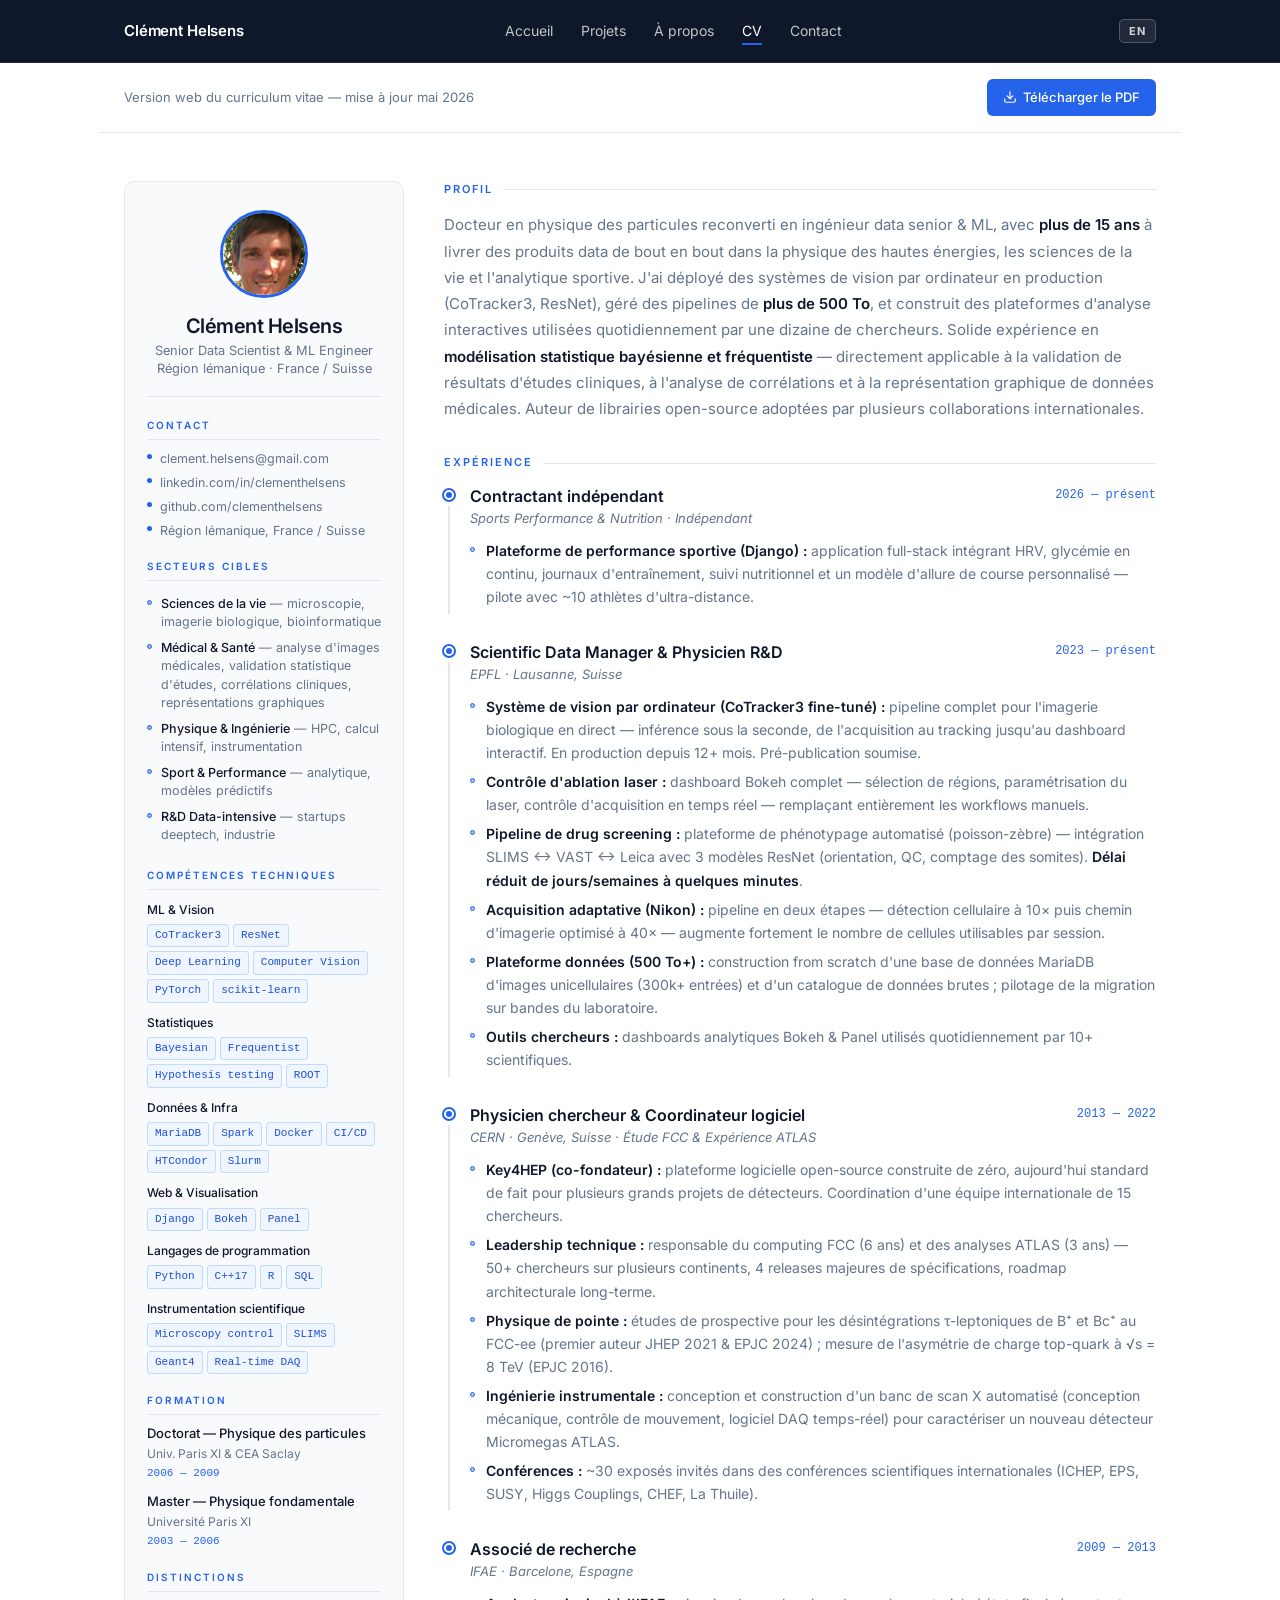
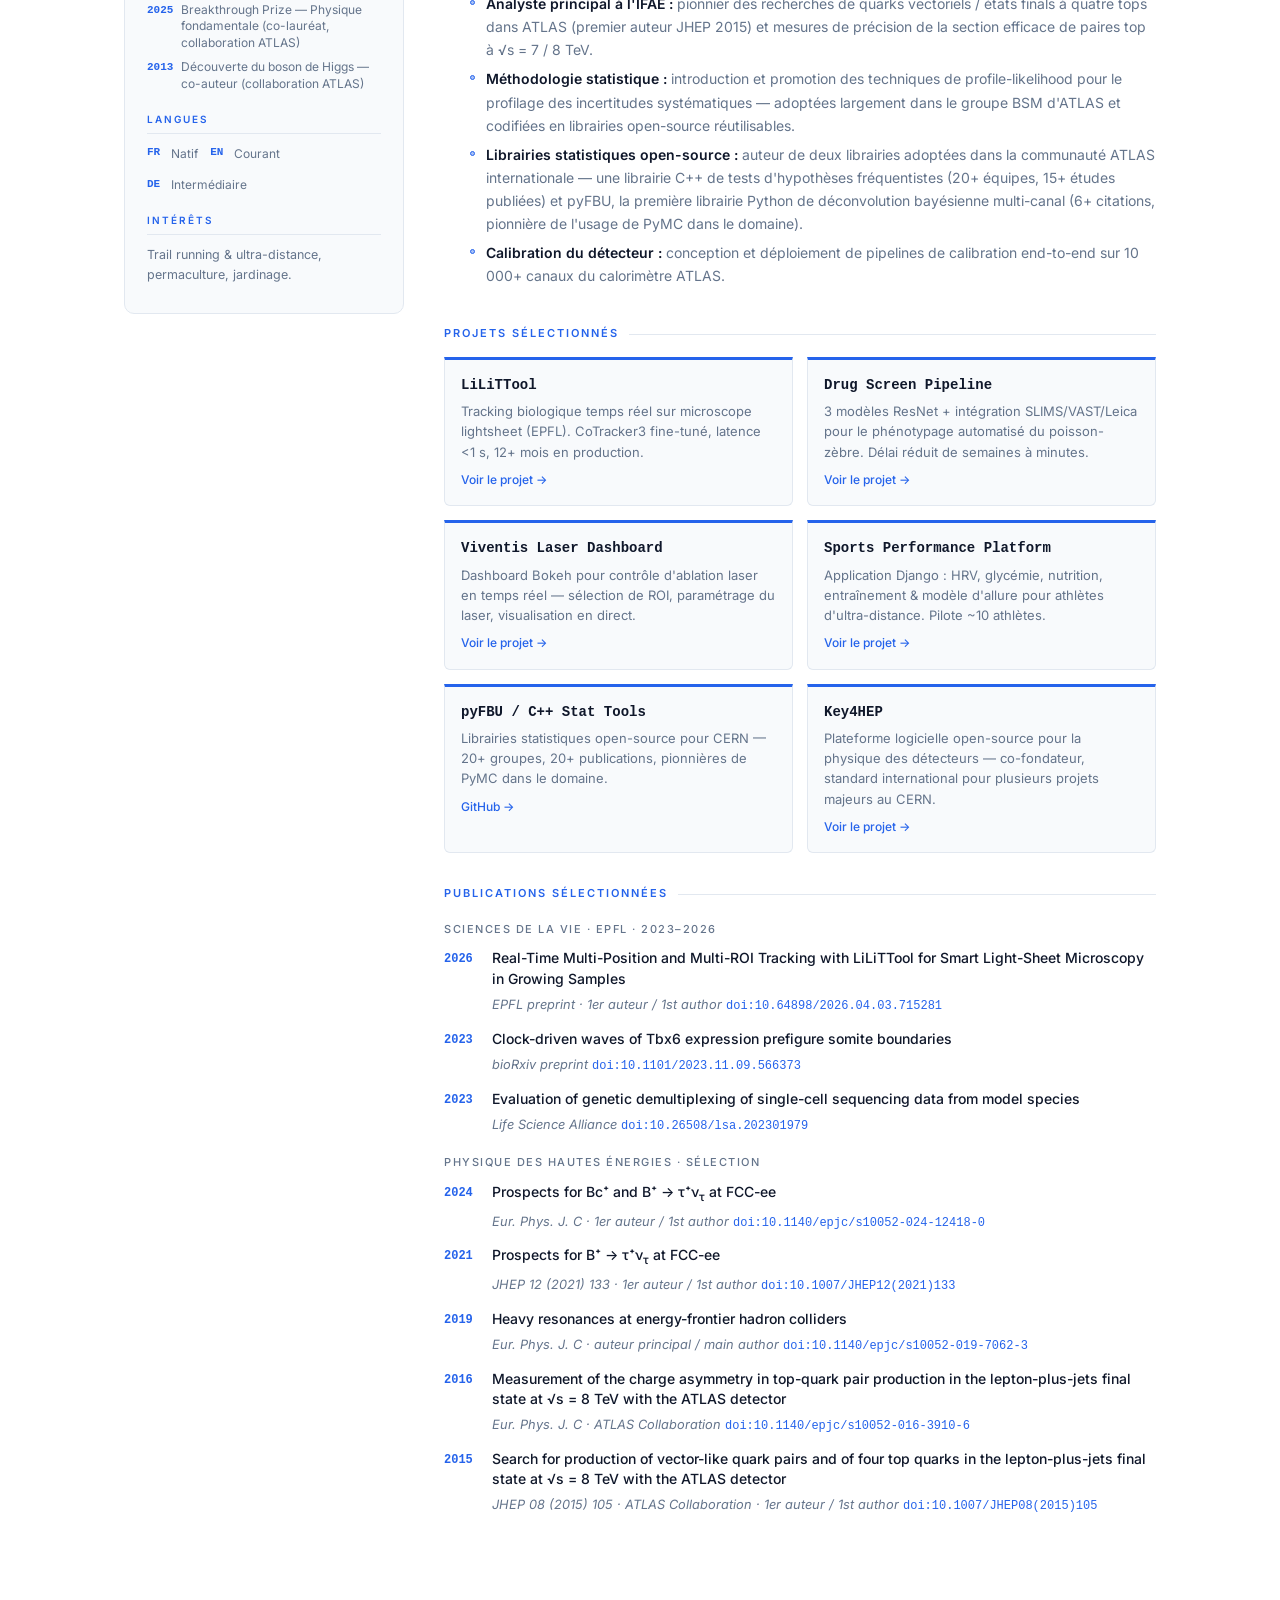
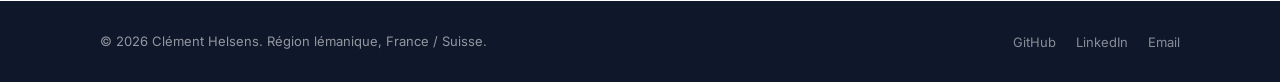
<file: cv.html>
<!DOCTYPE html>
<html lang="fr" class="lang-fr">
<head>
  <meta charset="UTF-8">
  <meta name="viewport" content="width=device-width, initial-scale=1.0">
  <title>CV — Clément Helsens</title>
  <meta name="description" content="Curriculum vitae de Clément Helsens — Data Scientist & ML Engineer, EPFL, Suisse romande.">
  <script>(function(){var l=localStorage.getItem('lang')||'fr';document.documentElement.className='lang-'+l;document.documentElement.lang=l;})();</script>
  <link rel="preconnect" href="https://fonts.googleapis.com">
  <link rel="preconnect" href="https://fonts.gstatic.com" crossorigin>
  <link href="https://fonts.googleapis.com/css2?family=Inter:wght@300;400;500;600;700&display=swap" rel="stylesheet">
  <link rel="stylesheet" href="style.css">
  <style>
    /* ── CV LAYOUT ─────────────────────────────────────────────── */
    .cv-wrap {
      max-width: var(--max-w);
      margin: 0 auto;
      padding: 48px 24px 72px;
      display: grid;
      grid-template-columns: 280px 1fr;
      gap: 40px;
      align-items: start;
    }

    /* ── CV DOWNLOAD STRIP ─────────────────────────────────────── */
    .cv-topbar {
      max-width: var(--max-w);
      margin: 0 auto;
      padding: 16px 24px;
      display: flex;
      align-items: center;
      justify-content: space-between;
      flex-wrap: wrap;
      gap: 12px;
      border-bottom: 1px solid var(--border);
    }
    .cv-topbar-note {
      font-size: 0.8125rem;
      color: var(--text-muted);
    }
    .btn-download {
      display: inline-flex;
      align-items: center;
      gap: 6px;
      background: var(--accent);
      color: #fff;
      text-decoration: none;
      font-size: 0.8125rem;
      font-weight: 500;
      padding: 8px 16px;
      border-radius: var(--radius-sm);
      transition: background var(--transition);
    }
    .btn-download:hover { background: var(--accent-dark); color: #fff; }

    /* ── SIDEBAR ───────────────────────────────────────────────── */
    .cv-sidebar {
      background: var(--bg-alt);
      border: 1px solid var(--border);
      border-radius: var(--radius);
      padding: 28px 22px;
      position: sticky;
      top: 80px;
    }

    .cv-photo {
      width: 88px;
      height: 88px;
      border-radius: 50%;
      object-fit: cover;
      border: 3px solid var(--accent);
      display: block;
      margin: 0 auto 16px;
    }
    .cv-photo-placeholder {
      width: 88px;
      height: 88px;
      border-radius: 50%;
      background: var(--border);
      display: flex;
      align-items: center;
      justify-content: center;
      font-size: 2rem;
      margin: 0 auto 16px;
      border: 3px solid var(--accent);
    }

    .cv-name {
      text-align: center;
      margin-bottom: 20px;
      padding-bottom: 18px;
      border-bottom: 1px solid var(--border);
    }
    .cv-name h2 {
      font-size: 1.25rem;
      font-weight: 600;
      color: var(--text);
      margin-bottom: 4px;
    }
    .cv-name p {
      font-size: 0.8rem;
      color: var(--text-muted);
      line-height: 1.4;
    }

    /* Sidebar sections */
    .cv-s-head {
      font-size: 0.625rem;
      text-transform: uppercase;
      letter-spacing: 2px;
      color: var(--accent);
      font-weight: 600;
      border-bottom: 1px solid var(--border);
      padding-bottom: 6px;
      margin: 18px 0 10px;
    }

    .cv-contact-item {
      display: flex;
      gap: 8px;
      align-items: flex-start;
      font-size: 0.78125rem;
      color: var(--text-muted);
      margin-bottom: 6px;
      line-height: 1.45;
    }
    .cv-contact-item a { color: var(--text-muted); text-decoration: none; }
    .cv-contact-item a:hover { color: var(--accent); }
    .cv-contact-dot {
      width: 5px;
      height: 5px;
      border-radius: 50%;
      background: var(--accent);
      flex-shrink: 0;
      margin-top: 4px;
    }

    /* Sectors */
    .cv-sector-list {
      list-style: none;
      font-size: 0.78125rem;
      color: var(--text-muted);
    }
    .cv-sector-list li {
      padding: 4px 0 4px 14px;
      position: relative;
      line-height: 1.45;
    }
    .cv-sector-list li::before {
      content: '';
      position: absolute;
      left: 0;
      top: 9px;
      width: 5px;
      height: 5px;
      border-radius: 50%;
      background: color-mix(in srgb, var(--accent) 45%, transparent);
      border: 1.5px solid var(--accent);
    }
    .cv-sector-list li strong { color: var(--text); font-weight: 500; }

    /* Tags in sidebar */
    .cv-skill-group { margin-bottom: 10px; }
    .cv-skill-label {
      font-size: 0.75rem;
      font-weight: 500;
      color: var(--text);
      margin-bottom: 5px;
    }
    .cv-tags { display: flex; flex-wrap: wrap; gap: 4px; }
    .cv-tag {
      font-size: 0.6875rem;
      padding: 2px 7px;
      background: #eff6ff;
      color: #1d4ed8;
      border: 1px solid #bfdbfe;
      border-radius: 3px;
      font-family: 'JetBrains Mono', monospace;
      white-space: nowrap;
      line-height: 1.6;
    }

    /* Education */
    .cv-edu-item { margin-bottom: 10px; }
    .cv-edu-deg {
      font-size: 0.8125rem;
      font-weight: 500;
      color: var(--text);
      line-height: 1.3;
    }
    .cv-edu-school {
      font-size: 0.75rem;
      color: var(--text-muted);
      margin-top: 2px;
    }
    .cv-edu-year {
      font-size: 0.6875rem;
      color: var(--accent);
      font-family: monospace;
      margin-top: 2px;
    }

    /* Honors */
    .cv-honor-item {
      display: flex;
      gap: 8px;
      font-size: 0.75rem;
      margin-bottom: 7px;
      line-height: 1.4;
    }
    .cv-honor-year {
      color: var(--accent);
      font-family: monospace;
      font-size: 0.6875rem;
      flex-shrink: 0;
      padding-top: 1px;
      font-weight: 600;
    }
    .cv-honor-text { color: var(--text-muted); }

    /* Languages */
    .cv-lang-row { display: flex; gap: 12px; flex-wrap: wrap; }
    .cv-lang-item {
      display: flex;
      align-items: center;
      gap: 4px;
      font-size: 0.75rem;
      color: var(--text-muted);
    }
    .cv-lang-code {
      font-family: monospace;
      font-size: 0.6875rem;
      color: var(--accent);
      font-weight: 600;
    }

    /* ── MAIN CONTENT ──────────────────────────────────────────── */
    .cv-main {}

    .cv-m-head {
      font-size: 0.6875rem;
      text-transform: uppercase;
      letter-spacing: 2px;
      color: var(--accent);
      font-weight: 600;
      display: flex;
      align-items: center;
      gap: 10px;
      margin: 32px 0 14px;
    }
    .cv-m-head:first-child { margin-top: 0; }
    .cv-m-head::after {
      content: '';
      flex: 1;
      height: 1px;
      background: var(--border);
    }

    /* Summary */
    .cv-summary {
      font-size: 0.9375rem;
      color: var(--text-muted);
      line-height: 1.75;
    }
    .cv-summary strong { color: var(--text); font-weight: 600; }

    /* Experience */
    .cv-exp-entry {
      display: flex;
      gap: 16px;
      margin-bottom: 28px;
    }
    .cv-tl {
      display: flex;
      flex-direction: column;
      align-items: center;
      flex-shrink: 0;
      padding-top: 4px;
    }
    .cv-tl-dot {
      width: 10px;
      height: 10px;
      border-radius: 50%;
      background: var(--accent);
      border: 2px solid #fff;
      box-shadow: 0 0 0 2px var(--accent);
      flex-shrink: 0;
    }
    .cv-tl-line {
      width: 2px;
      background: var(--border);
      flex: 1;
      margin-top: 6px;
      min-height: 12px;
    }
    .cv-exp-body { flex: 1; min-width: 0; }
    .cv-exp-header {
      display: flex;
      justify-content: space-between;
      align-items: flex-start;
      flex-wrap: wrap;
      gap: 4px;
      margin-bottom: 2px;
    }
    .cv-exp-role {
      font-size: 1rem;
      font-weight: 600;
      color: var(--text);
      line-height: 1.25;
    }
    .cv-exp-period {
      font-size: 0.75rem;
      color: var(--accent);
      font-family: monospace;
      font-weight: 500;
      white-space: nowrap;
    }
    .cv-exp-org {
      font-size: 0.8125rem;
      color: var(--text-muted);
      margin-bottom: 10px;
      font-style: italic;
    }
    .cv-bullets {
      list-style: none;
      padding: 0;
    }
    .cv-bullets li {
      font-size: 0.875rem;
      color: var(--text-muted);
      line-height: 1.65;
      padding-left: 16px;
      position: relative;
      margin-bottom: 6px;
    }
    .cv-bullets li::before {
      content: '';
      position: absolute;
      left: 0;
      top: 8px;
      width: 5px;
      height: 5px;
      border-radius: 50%;
      background: color-mix(in srgb, var(--accent) 40%, transparent);
      border: 1.5px solid var(--accent);
    }
    .cv-bullets li strong { color: var(--text); font-weight: 600; }

    /* Projects grid */
    .cv-proj-grid {
      display: grid;
      grid-template-columns: 1fr 1fr;
      gap: 14px;
      margin-bottom: 8px;
    }
    .cv-proj-card {
      background: var(--bg-alt);
      border: 1px solid var(--border);
      border-top: 3px solid var(--accent);
      border-radius: 0 0 var(--radius-sm) var(--radius-sm);
      padding: 14px 16px;
    }
    .cv-proj-name {
      font-size: 0.875rem;
      font-weight: 600;
      color: var(--text);
      margin-bottom: 5px;
      font-family: monospace;
    }
    .cv-proj-desc {
      font-size: 0.8125rem;
      color: var(--text-muted);
      line-height: 1.55;
    }
    .cv-proj-link {
      display: inline-block;
      margin-top: 8px;
      font-size: 0.75rem;
      color: var(--accent);
      text-decoration: none;
      font-weight: 500;
    }
    .cv-proj-link:hover { text-decoration: underline; }

    /* Publications */
    .cv-pub-sub {
      font-size: 0.6875rem;
      text-transform: uppercase;
      letter-spacing: 1.5px;
      color: var(--text-muted);
      font-weight: 500;
      margin: 18px 0 10px;
    }
    .cv-pub-item {
      display: flex;
      gap: 14px;
      margin-bottom: 12px;
      align-items: flex-start;
    }
    .cv-pub-year {
      font-size: 0.75rem;
      color: var(--accent);
      font-family: monospace;
      font-weight: 600;
      flex-shrink: 0;
      padding-top: 2px;
      width: 34px;
    }
    .cv-pub-body { flex: 1; }
    .cv-pub-title {
      font-size: 0.875rem;
      font-weight: 500;
      color: var(--text);
      line-height: 1.45;
      display: block;
      margin-bottom: 2px;
    }
    .cv-pub-meta {
      font-size: 0.8rem;
      color: var(--text-muted);
      font-style: italic;
    }
    .cv-pub-doi {
      display: inline-block;
      font-size: 0.75rem;
      font-family: monospace;
      color: var(--accent);
      text-decoration: none;
      margin-top: 2px;
      word-break: break-all;
    }
    .cv-pub-doi:hover { text-decoration: underline; }

    /* ── RESPONSIVE ─────────────────────────────────────────────── */
    @media (max-width: 768px) {
      .cv-wrap {
        grid-template-columns: 1fr;
        padding: 24px 16px 48px;
      }
      .cv-sidebar { position: static; }
      .cv-proj-grid { grid-template-columns: 1fr; }
      .cv-topbar { padding: 12px 16px; }
    }

    /* Print overrides */
    @media print {
      nav, footer, .cv-topbar, .cv-m-head::after { display: none !important; }
      .cv-wrap { padding: 20px; gap: 24px; }
    }
  </style>
</head>
<body>

<nav>
  <div class="nav-inner">
    <a href="index.html" class="nav-logo">Clément Helsens</a>
    <button class="nav-burger" aria-label="Menu" onclick="document.querySelector('.nav-links').classList.toggle('open')">
      <span></span><span></span><span></span>
    </button>
    <ul class="nav-links">
      <li><a href="index.html"><span class="fr">Accueil</span><span class="en">Home</span></a></li>
      <li><a href="projects.html"><span class="fr">Projets</span><span class="en">Projects</span></a></li>
      <li><a href="about.html"><span class="fr">À propos</span><span class="en">About</span></a></li>
      <li><a href="cv.html" class="active">CV</a></li>
      <li><a href="contact.html">Contact</a></li>
    </ul>
    <button class="lang-btn" onclick="toggleLang()" aria-label="Switch language">
      <span class="fr">EN</span><span class="en">FR</span>
    </button>
  </div>
</nav>

<!-- Top bar: download button -->
<div class="cv-topbar">
  <p class="cv-topbar-note fr">Version web du curriculum vitae — mise à jour mai 2026</p>
  <p class="cv-topbar-note en">Web version of the curriculum vitae — updated May 2026</p>
  <a id="cv-pdf-link" href="cv_helsens_fr.pdf" download class="btn-download">
    <svg xmlns="http://www.w3.org/2000/svg" width="14" height="14" viewBox="0 0 24 24" fill="none" stroke="currentColor" stroke-width="2" stroke-linecap="round" stroke-linejoin="round"><path d="M21 15v4a2 2 0 0 1-2 2H5a2 2 0 0 1-2-2v-4"/><polyline points="7 10 12 15 17 10"/><line x1="12" y1="15" x2="12" y2="3"/></svg>
    <span class="fr">Télécharger le PDF</span>
    <span class="en">Download PDF</span>
  </a>
</div>

<div class="cv-wrap">

  <!-- ══════════════ SIDEBAR ══════════════ -->
  <aside class="cv-sidebar">

    <!-- Photo -->
    <img class="cv-photo" src="photo.jpg" alt="Clément Helsens"
         onerror="this.style.display='none';this.nextElementSibling.style.display='flex'">
    <div class="cv-photo-placeholder" style="display:none;">👤</div>

    <!-- Name & title -->
    <div class="cv-name">
      <h2>Clément Helsens</h2>
      <p class="fr">Senior Data Scientist & ML Engineer<br>Région lémanique · France / Suisse</p>
      <p class="en">Senior Data Scientist & ML Engineer<br>Lake Geneva region · France / Switzerland</p>
    </div>

    <!-- Contact -->
    <div class="cv-s-head">Contact</div>
    <div class="cv-contact-item">
      <span class="cv-contact-dot"></span>
      <a href="mailto:clement.helsens@gmail.com">clement.helsens@gmail.com</a>
    </div>
    <div class="cv-contact-item">
      <span class="cv-contact-dot"></span>
      <a href="https://linkedin.com/in/clementhelsens" target="_blank" rel="noopener">linkedin.com/in/clementhelsens</a>
    </div>
    <div class="cv-contact-item">
      <span class="cv-contact-dot"></span>
      <a href="https://github.com/clementhelsens" target="_blank" rel="noopener">github.com/clementhelsens</a>
    </div>
    <div class="cv-contact-item">
      <span class="cv-contact-dot"></span>
      <span class="fr">Région lémanique, France / Suisse</span>
      <span class="en">Lake Geneva region, France / Switzerland</span>
    </div>

    <!-- Target Sectors -->
    <div class="cv-s-head">
      <span class="fr">Secteurs cibles</span>
      <span class="en">Target Sectors</span>
    </div>
    <ul class="cv-sector-list">
      <li class="fr"><strong>Sciences de la vie</strong> — microscopie, imagerie biologique, bioinformatique</li>
      <li class="en"><strong>Life Sciences</strong> — microscopy, biological imaging, bioinformatics</li>
      <li class="fr"><strong>Médical & Santé</strong> — analyse d'images médicales, validation statistique d'études, corrélations cliniques, représentations graphiques</li>
      <li class="en"><strong>Medical & Health</strong> — medical image analysis, statistical study validation, clinical correlations, data visualisation</li>
      <li class="fr"><strong>Physique & Ingénierie</strong> — HPC, calcul intensif, instrumentation</li>
      <li class="en"><strong>Physics & Engineering</strong> — HPC, intensive computing, instrumentation</li>
      <li class="fr"><strong>Sport & Performance</strong> — analytique, modèles prédictifs</li>
      <li class="en"><strong>Sports & Performance</strong> — analytics, predictive models</li>
      <li class="fr"><strong>R&D Data-intensive</strong> — startups deeptech, industrie</li>
      <li class="en"><strong>Data-intensive R&D</strong> — deeptech startups, industry</li>
    </ul>

    <!-- Skills -->
    <div class="cv-s-head">
      <span class="fr">Compétences techniques</span>
      <span class="en">Technical Stack</span>
    </div>

    <div class="cv-skill-group">
      <div class="cv-skill-label fr">ML & Vision</div>
      <div class="cv-skill-label en">ML & Vision</div>
      <div class="cv-tags">
        <span class="cv-tag">CoTracker3</span>
        <span class="cv-tag">ResNet</span>
        <span class="cv-tag">Deep Learning</span>
        <span class="cv-tag">Computer Vision</span>
        <span class="cv-tag">PyTorch</span>
        <span class="cv-tag">scikit-learn</span>
      </div>
    </div>

    <div class="cv-skill-group">
      <div class="cv-skill-label fr">Statistiques</div>
      <div class="cv-skill-label en">Statistics</div>
      <div class="cv-tags">
        <span class="cv-tag">Bayesian</span>
        <span class="cv-tag">Frequentist</span>
        <span class="cv-tag">Hypothesis testing</span>
        <span class="cv-tag">ROOT</span>
      </div>
    </div>

    <div class="cv-skill-group">
      <div class="cv-skill-label fr">Données & Infra</div>
      <div class="cv-skill-label en">Data & Infra</div>
      <div class="cv-tags">
        <span class="cv-tag">MariaDB</span>
        <span class="cv-tag">Spark</span>
        <span class="cv-tag">Docker</span>
        <span class="cv-tag">CI/CD</span>
        <span class="cv-tag">HTCondor</span>
        <span class="cv-tag">Slurm</span>
      </div>
    </div>

    <div class="cv-skill-group">
      <div class="cv-skill-label fr">Web & Visualisation</div>
      <div class="cv-skill-label en">Web & Visualisation</div>
      <div class="cv-tags">
        <span class="cv-tag">Django</span>
        <span class="cv-tag">Bokeh</span>
        <span class="cv-tag">Panel</span>
      </div>
    </div>

    <div class="cv-skill-group">
      <div class="cv-skill-label fr">Langages de programmation</div>
      <div class="cv-skill-label en">Programming Languages</div>
      <div class="cv-tags">
        <span class="cv-tag">Python</span>
        <span class="cv-tag">C++17</span>
        <span class="cv-tag">R</span>
        <span class="cv-tag">SQL</span>
      </div>
    </div>

    <div class="cv-skill-group">
      <div class="cv-skill-label fr">Instrumentation scientifique</div>
      <div class="cv-skill-label en">Scientific Instrumentation</div>
      <div class="cv-tags">
        <span class="cv-tag">Microscopy control</span>
        <span class="cv-tag">SLIMS</span>
        <span class="cv-tag">Geant4</span>
        <span class="cv-tag">Real-time DAQ</span>
      </div>
    </div>

    <!-- Education -->
    <div class="cv-s-head">
      <span class="fr">Formation</span>
      <span class="en">Education</span>
    </div>

    <div class="cv-edu-item">
      <div class="cv-edu-deg">
        <span class="fr">Doctorat — Physique des particules</span>
        <span class="en">Ph.D. — Particle Physics</span>
      </div>
      <div class="cv-edu-school">
        <span class="fr">Univ. Paris XI & CEA Saclay</span>
        <span class="en">Univ. Paris XI & CEA Saclay</span>
      </div>
      <div class="cv-edu-year">2006 — 2009</div>
    </div>

    <div class="cv-edu-item">
      <div class="cv-edu-deg">
        <span class="fr">Master — Physique fondamentale</span>
        <span class="en">M.Sc. — Fundamental Physics</span>
      </div>
      <div class="cv-edu-school">Université Paris XI</div>
      <div class="cv-edu-year">2003 — 2006</div>
    </div>

    <!-- Honors -->
    <div class="cv-s-head">
      <span class="fr">Distinctions</span>
      <span class="en">Honors</span>
    </div>

    <div class="cv-honor-item">
      <span class="cv-honor-year">2025</span>
      <span class="cv-honor-text fr">Breakthrough Prize — Physique fondamentale (co-lauréat, collaboration ATLAS)</span>
      <span class="cv-honor-text en">Breakthrough Prize — Fundamental Physics (co-recipient, ATLAS collaboration)</span>
    </div>
    <div class="cv-honor-item">
      <span class="cv-honor-year">2013</span>
      <span class="cv-honor-text fr">Découverte du boson de Higgs — co-auteur (collaboration ATLAS)</span>
      <span class="cv-honor-text en">Higgs boson discovery — co-author (ATLAS collaboration)</span>
    </div>

    <!-- Languages -->
    <div class="cv-s-head">
      <span class="fr">Langues</span>
      <span class="en">Languages</span>
    </div>
    <div class="cv-lang-row">
      <div class="cv-lang-item"><span class="cv-lang-code">FR</span>&nbsp;<span class="fr">Natif</span><span class="en">Native</span></div>
      <div class="cv-lang-item"><span class="cv-lang-code">EN</span>&nbsp;<span class="fr">Courant</span><span class="en">Fluent</span></div>
      <div class="cv-lang-item"><span class="cv-lang-code">DE</span>&nbsp;<span class="fr">Intermédiaire</span><span class="en">Intermediate</span></div>
    </div>

    <!-- Interests -->
    <div class="cv-s-head">
      <span class="fr">Intérêts</span>
      <span class="en">Interests</span>
    </div>
    <p style="font-size:0.78125rem;color:var(--text-muted);line-height:1.6">
      <span class="fr">Trail running & ultra-distance, permaculture, jardinage.</span>
      <span class="en">Trail running & ultra-distance events, permaculture, gardening.</span>
    </p>

  </aside>

  <!-- ══════════════ MAIN ══════════════ -->
  <main class="cv-main">

    <!-- Profile -->
    <div class="cv-m-head">
      <span class="fr">Profil</span>
      <span class="en">Profile</span>
    </div>
    <p class="cv-summary fr">
      Docteur en physique des particules reconverti en ingénieur data senior & ML, avec
      <strong>plus de 15 ans</strong> à livrer des produits data de bout en bout dans la physique des hautes
      énergies, les sciences de la vie et l'analytique sportive. J'ai déployé des systèmes de
      vision par ordinateur en production (CoTracker3, ResNet), géré des pipelines de
      <strong>plus de 500 To</strong>, et construit des plateformes d'analyse interactives utilisées
      quotidiennement par une dizaine de chercheurs. Solide expérience en
      <strong>modélisation statistique bayésienne et fréquentiste</strong> — directement applicable
      à la validation de résultats d'études cliniques, à l'analyse de corrélations et à
      la représentation graphique de données médicales.
      Auteur de librairies open-source adoptées par plusieurs collaborations internationales.
    </p>
    <p class="cv-summary en">
      Ph.D. physicist turned senior data scientist & ML engineer with
      <strong>15+ years</strong> shipping end-to-end data products across High Energy Physics,
      Life Sciences, and Sports Analytics. Deployed production computer-vision systems
      (CoTracker3, ResNet), managed <strong>500 TB+</strong> data pipelines, and built interactive
      analytics platforms used daily by 10+ researchers. Strong background in
      <strong>Bayesian and frequentist statistical modelling</strong> — directly applicable to
      clinical study result validation, correlation analysis and medical data visualisation.
      Author of open-source tooling adopted by multiple international collaborations.
    </p>

    <!-- Experience -->
    <div class="cv-m-head">
      <span class="fr">Expérience</span>
      <span class="en">Experience</span>
    </div>

    <!-- Entry 1 -->
    <div class="cv-exp-entry">
      <div class="cv-tl">
        <div class="cv-tl-dot"></div>
        <div class="cv-tl-line"></div>
      </div>
      <div class="cv-exp-body">
        <div class="cv-exp-header">
          <div class="cv-exp-role fr">Contractant indépendant</div>
          <div class="cv-exp-role en">Independent Contractor</div>
          <div class="cv-exp-period">2026 — <span class="fr">présent</span><span class="en">present</span></div>
        </div>
        <div class="cv-exp-org fr">Sports Performance & Nutrition · Indépendant</div>
        <div class="cv-exp-org en">Sports Performance & Nutrition · Self-employed</div>
        <ul class="cv-bullets">
          <li class="fr"><strong>Plateforme de performance sportive (Django) :</strong> application full-stack intégrant HRV, glycémie en continu, journaux d'entraînement, suivi nutritionnel et un modèle d'allure de course personnalisé — pilote avec ~10 athlètes d'ultra-distance.</li>
          <li class="en"><strong>Sports Performance Platform (Django):</strong> full-stack app integrating HRV, continuous glucose monitoring, training logs, nutrition tracking, and a custom race pacing model — pilot with ~10 athletes, targeting ultra-distance events.</li>
        </ul>
      </div>
    </div>

    <!-- Entry 2 -->
    <div class="cv-exp-entry">
      <div class="cv-tl">
        <div class="cv-tl-dot"></div>
        <div class="cv-tl-line"></div>
      </div>
      <div class="cv-exp-body">
        <div class="cv-exp-header">
          <div class="cv-exp-role fr">Scientific Data Manager & Physicien R&D</div>
          <div class="cv-exp-role en">Scientific Data Manager & R&D Physicist</div>
          <div class="cv-exp-period">2023 — <span class="fr">présent</span><span class="en">present</span></div>
        </div>
        <div class="cv-exp-org">EPFL · Lausanne, Suisse</div>
        <ul class="cv-bullets">
          <li class="fr"><strong>Système de vision par ordinateur (CoTracker3 fine-tuné) :</strong> pipeline complet pour l'imagerie biologique en direct — inférence sous la seconde, de l'acquisition au tracking jusqu'au dashboard interactif. En production depuis 12+ mois. Pré-publication soumise.</li>
          <li class="en"><strong>Computer-Vision System (CoTracker3 fine-tuned):</strong> end-to-end pipeline for live biological imaging — sub-second inference, from acquisition through tracking to interactive dashboard. In production for 12+ months. Pre-print submitted.</li>
          <li class="fr"><strong>Contrôle d'ablation laser :</strong> dashboard Bokeh complet — sélection de régions, paramétrisation du laser, contrôle d'acquisition en temps réel — remplaçant entièrement les workflows manuels.</li>
          <li class="en"><strong>Laser Ablation Control:</strong> full Bokeh dashboard — region selection, laser parameterisation, real-time acquisition control — replacing manual workflows entirely.</li>
          <li class="fr"><strong>Pipeline de drug screening :</strong> plateforme de phénotypage automatisé (poisson-zèbre) — intégration SLIMS ↔ VAST ↔ Leica avec 3 modèles ResNet (orientation, QC, comptage des somites). <strong>Délai réduit de jours/semaines à quelques minutes</strong>.</li>
          <li class="en"><strong>Drug Screening Pipeline:</strong> automated phenotyping platform (zebrafish) — SLIMS ↔ VAST ↔ Leica integration with 3 ResNet models (orientation, QC, somite counting). <strong>Reduced assay turnaround from days/weeks to minutes</strong>.</li>
          <li class="fr"><strong>Acquisition adaptative (Nikon) :</strong> pipeline en deux étapes — détection cellulaire à 10× puis chemin d'imagerie optimisé à 40× — augmente fortement le nombre de cellules utilisables par session.</li>
          <li class="en"><strong>Adaptive Acquisition (Nikon):</strong> two-stage pipeline — cell detection at 10× then optimised imaging path at 40× — sharply increases usable cells per imaging session.</li>
          <li class="fr"><strong>Plateforme données (500 To+) :</strong> construction from scratch d'une base de données MariaDB d'images unicellulaires (300k+ entrées) et d'un catalogue de données brutes ; pilotage de la migration sur bandes du laboratoire.</li>
          <li class="en"><strong>Data Platform (500 TB+):</strong> built from scratch a MariaDB single-cell image database (300k+ entries) and a raw-data catalog; currently leading lab-wide tape migration.</li>
          <li class="fr"><strong>Outils chercheurs :</strong> dashboards analytiques Bokeh & Panel utilisés quotidiennement par 10+ scientifiques.</li>
          <li class="en"><strong>Researcher Tooling:</strong> Bokeh & Panel analytical dashboards used daily by 10+ scientists across the lab.</li>
        </ul>
      </div>
    </div>

    <!-- Entry 3 -->
    <div class="cv-exp-entry">
      <div class="cv-tl">
        <div class="cv-tl-dot"></div>
        <div class="cv-tl-line"></div>
      </div>
      <div class="cv-exp-body">
        <div class="cv-exp-header">
          <div class="cv-exp-role fr">Physicien chercheur & Coordinateur logiciel</div>
          <div class="cv-exp-role en">Research Physicist & Software Coordinator</div>
          <div class="cv-exp-period">2013 — 2022</div>
        </div>
        <div class="cv-exp-org">CERN · Genève, Suisse · Étude FCC & Expérience ATLAS</div>
        <ul class="cv-bullets">
          <li class="fr"><strong>Key4HEP (co-fondateur) :</strong> plateforme logicielle open-source construite de zéro, aujourd'hui standard de fait pour plusieurs grands projets de détecteurs. Coordination d'une équipe internationale de 15 chercheurs.</li>
          <li class="en"><strong>Key4HEP (co-founder):</strong> built an open-source software platform from scratch, now the de-facto standard across multiple major detector projects. Coordinated a 15-researcher international team.</li>
          <li class="fr"><strong>Leadership technique :</strong> responsable du computing FCC (6 ans) et des analyses ATLAS (3 ans) — 50+ chercheurs sur plusieurs continents, 4 releases majeures de spécifications, roadmap architecturale long-terme.</li>
          <li class="en"><strong>Tech Leadership:</strong> ran FCC computing (6 yr) and ATLAS analysis (3 yr) — 50+ researchers across continents, 4 major spec releases, long-term architectural roadmap.</li>
          <li class="fr"><strong>Physique de pointe :</strong> études de prospective pour les désintégrations τ-leptoniques de B⁺ et Bc⁺ au FCC-ee (premier auteur JHEP 2021 & EPJC 2024) ; mesure de l'asymétrie de charge top-quark à √s = 8 TeV (EPJC 2016).</li>
          <li class="en"><strong>Lead Physicist:</strong> led prospect studies for τ-leptonic decays of B⁺ and Bc⁺ at FCC-ee (first-author JHEP 2021 & EPJC 2024); led the ATLAS top-quark charge-asymmetry measurement at √s = 8 TeV (EPJC 2016).</li>
          <li class="fr"><strong>Ingénierie instrumentale :</strong> conception et construction d'un banc de scan X automatisé (conception mécanique, contrôle de mouvement, logiciel DAQ temps-réel) pour caractériser un nouveau détecteur Micromegas ATLAS.</li>
          <li class="en"><strong>Instrument Engineering:</strong> designed and built from scratch an automated X-ray scanning rig (mechanical design, motion control, real-time DAQ software) to characterise a new ATLAS Micromegas muon detector.</li>
          <li class="fr"><strong>Conférences :</strong> ~30 exposés invités dans des conférences scientifiques internationales (ICHEP, EPS, SUSY, Higgs Couplings, CHEF, La Thuile).</li>
          <li class="en"><strong>Public speaking:</strong> ~30 invited talks at international scientific conferences (ICHEP, EPS, SUSY, Higgs Couplings, CHEF, La Thuile).</li>
        </ul>
      </div>
    </div>

    <!-- Entry 4 -->
    <div class="cv-exp-entry">
      <div class="cv-tl">
        <div class="cv-tl-dot"></div>
      </div>
      <div class="cv-exp-body">
        <div class="cv-exp-header">
          <div class="cv-exp-role fr">Associé de recherche</div>
          <div class="cv-exp-role en">Research Associate</div>
          <div class="cv-exp-period">2009 — 2013</div>
        </div>
        <div class="cv-exp-org">IFAE · Barcelone, Espagne</div>
        <ul class="cv-bullets">
          <li class="fr"><strong>Analyste principal à l'IFAE :</strong> pionnier des recherches de quarks vectoriels / états finals à quatre tops dans ATLAS (premier auteur JHEP 2015) et mesures de précision de la section efficace de paires top à √s = 7 / 8 TeV.</li>
          <li class="en"><strong>Lead Analyst at IFAE:</strong> pioneered vector-like quark / four-top final-state searches in ATLAS (first-author JHEP 2015) and led precision top-quark pair cross-section measurements at √s = 7 / 8 TeV.</li>
          <li class="fr"><strong>Méthodologie statistique :</strong> introduction et promotion des techniques de profile-likelihood pour le profilage des incertitudes systématiques — adoptées largement dans le groupe BSM d'ATLAS et codifiées en librairies open-source réutilisables.</li>
          <li class="en"><strong>Statistical Methodology:</strong> introduced and championed profile-likelihood techniques for systematic-uncertainty profiling — adopted broadly across the ATLAS BSM-search programme and codified into reusable open-source tooling.</li>
          <li class="fr"><strong>Librairies statistiques open-source :</strong> auteur de deux librairies adoptées dans la communauté ATLAS internationale — une librairie C++ de tests d'hypothèses fréquentistes (20+ équipes, 15+ études publiées) et pyFBU, la première librairie Python de déconvolution bayésienne multi-canal (6+ citations, pionnière de l'usage de PyMC dans le domaine).</li>
          <li class="en"><strong>Open-Source Statistical Tooling:</strong> author of two libraries adopted across the international ATLAS community — a C++ frequentist hypothesis-testing library (20+ teams, 15+ peer-reviewed studies) and pyFBU, the first Python multi-channel Bayesian unfolding library (cited in 6+ studies, pioneered PyMC use in the field).</li>
          <li class="fr"><strong>Calibration du détecteur :</strong> conception et déploiement de pipelines de calibration end-to-end sur 10 000+ canaux du calorimètre ATLAS.</li>
          <li class="en"><strong>Detector Calibration:</strong> designed and deployed end-to-end calibration pipelines across 10 000+ channels of the ATLAS calorimeter.</li>
        </ul>
      </div>
    </div>

    <!-- Projects -->
    <div class="cv-m-head">
      <span class="fr">Projets sélectionnés</span>
      <span class="en">Selected Projects</span>
    </div>
    <div class="cv-proj-grid">
      <div class="cv-proj-card">
        <div class="cv-proj-name">LiLiTTool</div>
        <p class="cv-proj-desc fr">Tracking biologique temps réel sur microscope lightsheet (EPFL). CoTracker3 fine-tuné, latence <1 s, 12+ mois en production.</p>
        <p class="cv-proj-desc en">Real-time biological tracking on light-sheet microscopy (EPFL). Fine-tuned CoTracker3, sub-second latency, 12+ months in production.</p>
        <a href="projects.html#lilitool" class="cv-proj-link fr">Voir le projet →</a>
        <a href="projects.html#lilitool" class="cv-proj-link en">View project →</a>
      </div>
      <div class="cv-proj-card">
        <div class="cv-proj-name">Drug Screen Pipeline</div>
        <p class="cv-proj-desc fr">3 modèles ResNet + intégration SLIMS/VAST/Leica pour le phénotypage automatisé du poisson-zèbre. Délai réduit de semaines à minutes.</p>
        <p class="cv-proj-desc en">3 ResNet models + SLIMS/VAST/Leica integration for automated zebrafish phenotyping. Turnaround reduced from weeks to minutes.</p>
        <a href="projects.html#drugscreen" class="cv-proj-link fr">Voir le projet →</a>
        <a href="projects.html#drugscreen" class="cv-proj-link en">View project →</a>
      </div>
      <div class="cv-proj-card">
        <div class="cv-proj-name">Viventis Laser Dashboard</div>
        <p class="cv-proj-desc fr">Dashboard Bokeh pour contrôle d'ablation laser en temps réel — sélection de ROI, paramétrage du laser, visualisation en direct.</p>
        <p class="cv-proj-desc en">Bokeh dashboard for real-time laser ablation control — ROI selection, laser parameterisation, live visualisation.</p>
        <a href="projects.html#viventis" class="cv-proj-link fr">Voir le projet →</a>
        <a href="projects.html#viventis" class="cv-proj-link en">View project →</a>
      </div>
      <div class="cv-proj-card">
        <div class="cv-proj-name">Sports Performance Platform</div>
        <p class="cv-proj-desc fr">Application Django : HRV, glycémie, nutrition, entraînement & modèle d'allure pour athlètes d'ultra-distance. Pilote ~10 athlètes.</p>
        <p class="cv-proj-desc en">Django app: HRV, glucose, nutrition, training & pacing model for ultra-distance athletes. Pilot with ~10 athletes.</p>
        <a href="projects.html#sports" class="cv-proj-link fr">Voir le projet →</a>
        <a href="projects.html#sports" class="cv-proj-link en">View project →</a>
      </div>
      <div class="cv-proj-card">
        <div class="cv-proj-name">pyFBU / C++ Stat Tools</div>
        <p class="cv-proj-desc fr">Librairies statistiques open-source pour CERN — 20+ groupes, 20+ publications, pionnières de PyMC dans le domaine.</p>
        <p class="cv-proj-desc en">Open-source statistical frameworks for CERN — 20+ groups, 20+ publications, pioneered PyMC use in the field.</p>
        <a href="https://github.com/clementhelsens" target="_blank" rel="noopener" class="cv-proj-link">GitHub →</a>
      </div>
      <div class="cv-proj-card">
        <div class="cv-proj-name">Key4HEP</div>
        <p class="cv-proj-desc fr">Plateforme logicielle open-source pour la physique des détecteurs — co-fondateur, standard international pour plusieurs projets majeurs au CERN.</p>
        <p class="cv-proj-desc en">Open-source software platform for detector physics — co-founder, international standard across multiple major CERN projects.</p>
        <a href="projects.html#key4hep" class="cv-proj-link fr">Voir le projet →</a>
        <a href="projects.html#key4hep" class="cv-proj-link en">View project →</a>
      </div>
    </div>

    <!-- Publications -->
    <div class="cv-m-head">
      <span class="fr">Publications sélectionnées</span>
      <span class="en">Selected Publications</span>
    </div>

    <div class="cv-pub-sub fr">Sciences de la vie · EPFL · 2023–2026</div>
    <div class="cv-pub-sub en">Life Sciences · EPFL · 2023–2026</div>

    <div class="cv-pub-item">
      <span class="cv-pub-year">2026</span>
      <div class="cv-pub-body">
        <span class="cv-pub-title">Real-Time Multi-Position and Multi-ROI Tracking with LiLiTTool for Smart Light-Sheet Microscopy in Growing Samples</span>
        <span class="cv-pub-meta">EPFL preprint · 1er auteur / 1st author</span>
        <a class="cv-pub-doi" href="https://doi.org/10.64898/2026.04.03.715281" target="_blank" rel="noopener">doi:10.64898/2026.04.03.715281</a>
      </div>
    </div>

    <div class="cv-pub-item">
      <span class="cv-pub-year">2023</span>
      <div class="cv-pub-body">
        <span class="cv-pub-title">Clock-driven waves of Tbx6 expression prefigure somite boundaries</span>
        <span class="cv-pub-meta">bioRxiv preprint</span>
        <a class="cv-pub-doi" href="https://doi.org/10.1101/2023.11.09.566373" target="_blank" rel="noopener">doi:10.1101/2023.11.09.566373</a>
      </div>
    </div>

    <div class="cv-pub-item">
      <span class="cv-pub-year">2023</span>
      <div class="cv-pub-body">
        <span class="cv-pub-title">Evaluation of genetic demultiplexing of single-cell sequencing data from model species</span>
        <span class="cv-pub-meta">Life Science Alliance</span>
        <a class="cv-pub-doi" href="https://doi.org/10.26508/lsa.202301979" target="_blank" rel="noopener">doi:10.26508/lsa.202301979</a>
      </div>
    </div>

    <div class="cv-pub-sub fr">Physique des hautes énergies · sélection</div>
    <div class="cv-pub-sub en">High Energy Physics · selected</div>

    <div class="cv-pub-item">
      <span class="cv-pub-year">2024</span>
      <div class="cv-pub-body">
        <span class="cv-pub-title">Prospects for Bc⁺ and B⁺ → τ⁺ν<sub>τ</sub> at FCC-ee</span>
        <span class="cv-pub-meta">Eur. Phys. J. C · 1er auteur / 1st author</span>
        <a class="cv-pub-doi" href="https://doi.org/10.1140/epjc/s10052-024-12418-0" target="_blank" rel="noopener">doi:10.1140/epjc/s10052-024-12418-0</a>
      </div>
    </div>

    <div class="cv-pub-item">
      <span class="cv-pub-year">2021</span>
      <div class="cv-pub-body">
        <span class="cv-pub-title">Prospects for B⁺ → τ⁺ν<sub>τ</sub> at FCC-ee</span>
        <span class="cv-pub-meta">JHEP 12 (2021) 133 · 1er auteur / 1st author</span>
        <a class="cv-pub-doi" href="https://doi.org/10.1007/JHEP12(2021)133" target="_blank" rel="noopener">doi:10.1007/JHEP12(2021)133</a>
      </div>
    </div>

    <div class="cv-pub-item">
      <span class="cv-pub-year">2019</span>
      <div class="cv-pub-body">
        <span class="cv-pub-title">Heavy resonances at energy-frontier hadron colliders</span>
        <span class="cv-pub-meta">Eur. Phys. J. C · auteur principal / main author</span>
        <a class="cv-pub-doi" href="https://doi.org/10.1140/epjc/s10052-019-7062-3" target="_blank" rel="noopener">doi:10.1140/epjc/s10052-019-7062-3</a>
      </div>
    </div>

    <div class="cv-pub-item">
      <span class="cv-pub-year">2016</span>
      <div class="cv-pub-body">
        <span class="cv-pub-title">Measurement of the charge asymmetry in top-quark pair production in the lepton-plus-jets final state at √s = 8 TeV with the ATLAS detector</span>
        <span class="cv-pub-meta">Eur. Phys. J. C · ATLAS Collaboration</span>
        <a class="cv-pub-doi" href="https://doi.org/10.1140/epjc/s10052-016-3910-6" target="_blank" rel="noopener">doi:10.1140/epjc/s10052-016-3910-6</a>
      </div>
    </div>

    <div class="cv-pub-item">
      <span class="cv-pub-year">2015</span>
      <div class="cv-pub-body">
        <span class="cv-pub-title">Search for production of vector-like quark pairs and of four top quarks in the lepton-plus-jets final state at √s = 8 TeV with the ATLAS detector</span>
        <span class="cv-pub-meta">JHEP 08 (2015) 105 · ATLAS Collaboration · 1er auteur / 1st author</span>
        <a class="cv-pub-doi" href="https://doi.org/10.1007/JHEP08(2015)105" target="_blank" rel="noopener">doi:10.1007/JHEP08(2015)105</a>
      </div>
    </div>

  </main>

</div><!-- /cv-wrap -->

<footer>
  <div class="footer-inner">
    <p>
      <span class="fr">© 2026 Clément Helsens. Région lémanique, France / Suisse.</span>
      <span class="en">© 2026 Clément Helsens. Lake Geneva region, France / Switzerland.</span>
    </p>
    <ul class="footer-links">
      <li><a href="https://github.com/clementhelsens" target="_blank" rel="noopener">GitHub</a></li>
      <li><a href="https://linkedin.com/in/clementhelsens" target="_blank" rel="noopener">LinkedIn</a></li>
      <li><a href="mailto:clement.helsens@gmail.com">Email</a></li>
    </ul>
  </div>
</footer>

<script>
function toggleLang() {
  var html = document.documentElement;
  var next = html.classList.contains('lang-en') ? 'fr' : 'en';
  html.className = 'lang-' + next;
  html.lang = next;
  localStorage.setItem('lang', next);
  updateCvPdfLink(next);
}

function updateCvPdfLink(lang) {
  var link = document.getElementById('cv-pdf-link');
  if (link) link.href = lang === 'en' ? 'cv_helsens_en.pdf' : 'cv_helsens_fr.pdf';
}

// Synchronise avec la langue actuelle au chargement
(function() {
  var lang = localStorage.getItem('lang') || 'fr';
  updateCvPdfLink(lang);
})();
</script>
</body>
</html>
</file>
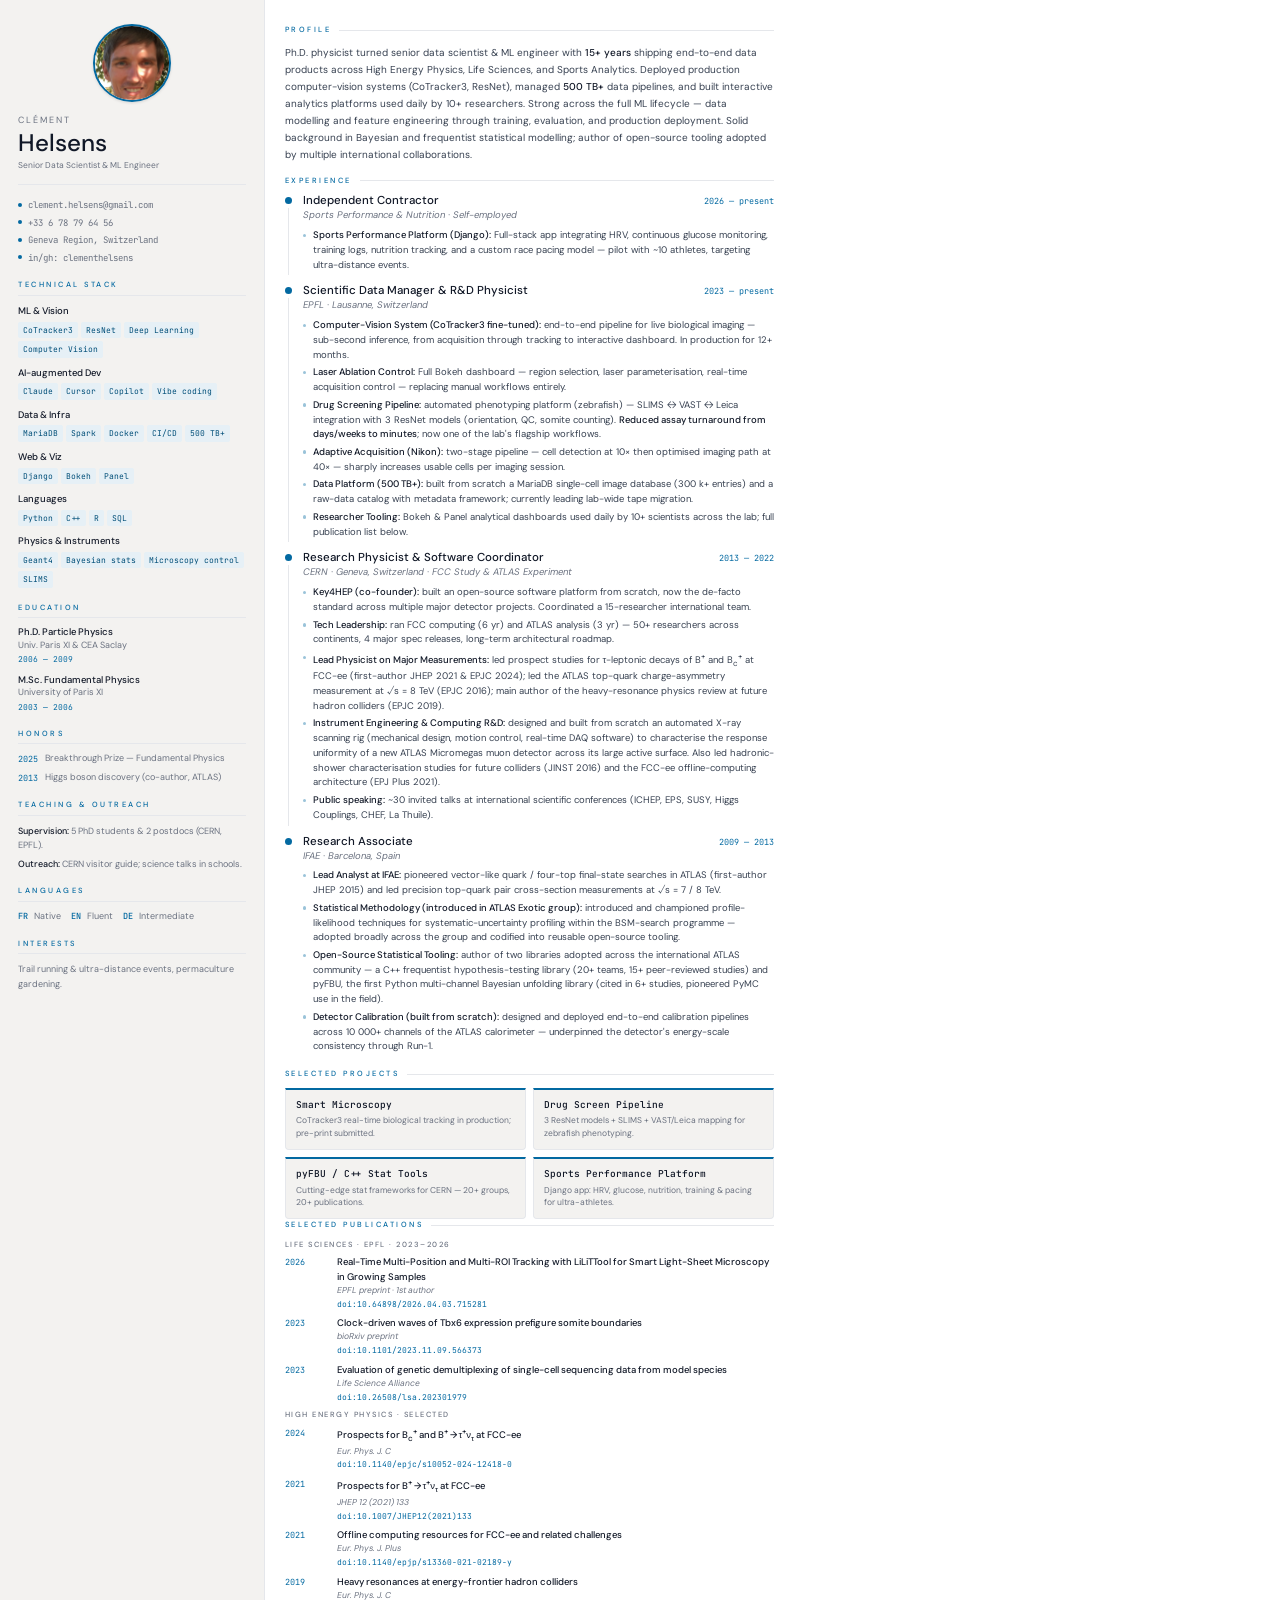
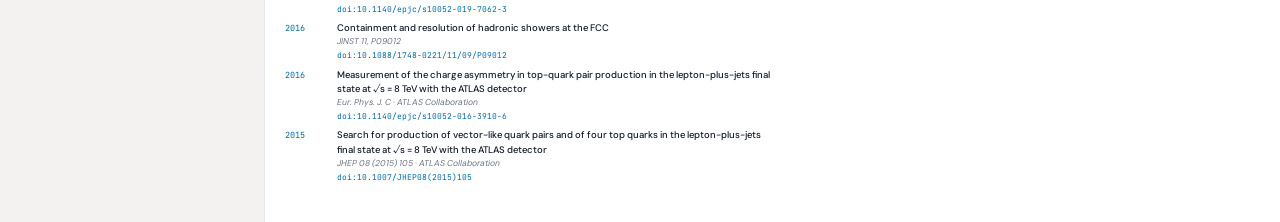
<file: cv_helsens_datascience.html>
<!DOCTYPE html>
<html lang="en">
<head>
<meta charset="UTF-8">
<meta name="viewport" content="width=device-width, initial-scale=1.0">
<title>CV — Clément Helsens</title>
<link rel="preconnect" href="https://fonts.googleapis.com">
<link href="https://fonts.googleapis.com/css2?family=DM+Sans:ital,opsz,wght@0,9..40,300;0,9..40,400;0,9..40,500;1,9..40,400&family=JetBrains+Mono:wght@400;500&display=swap" rel="stylesheet">
<style>
:root {
  --accent:      #0369A1;
  --accent-bg:   color-mix(in srgb, var(--accent) 10%, white);
  --accent-text: color-mix(in srgb, var(--accent) 75%, black);
  --sidebar-bg:  #F3F2F0;
  --main-bg:     #FFFFFF;
  --text:        #111827;
  --body:        #374151;
  --muted:       #6B7280;
  --border:      #E5E7EB;
  --mono:        'JetBrains Mono', monospace;
}

@page { size: A4; margin: 0; }

*, *::before, *::after { box-sizing: border-box; margin: 0; padding: 0; }

html, body {
  width: 210mm;
  min-height: 297mm;
  font-family: 'DM Sans', -apple-system, sans-serif;
  font-size: 10.5px;
  line-height: 1.55;
  color: var(--text);
  background: #fff;
}

/* ─── LAYOUT ──────────────────────────────────────────────── */
.cv { display: flex; width: 210mm; min-height: 297mm; }

/* ─── SIDEBAR ─────────────────────────────────────────────── */
.sidebar {
  width: 70mm;
  flex-shrink: 0;
  background: var(--sidebar-bg);
  padding: 24px 18px;
  border-right: 1px solid var(--border);
}

.name-block {
  margin-bottom: 14px;
  padding-bottom: 12px;
  border-bottom: 1px solid var(--border);
}

.name-first {
  font-size: 9px;
  text-transform: uppercase;
  letter-spacing: 2px;
  color: var(--muted);
  font-weight: 400;
}

.name-last {
  font-size: 24px;
  font-weight: 500;
  color: var(--text);
  line-height: 1.1;
  margin: 2px 0 4px;
}

.name-title {
  font-size: 8.5px;
  color: var(--muted);
  line-height: 1.4;
}

/* Contact */
.contact-list { margin-bottom: 2px; }

.contact-item {
  display: flex;
  gap: 6px;
  font-size: 9px;
  color: var(--muted);
  margin-bottom: 3.5px;
  align-items: flex-start;
  font-family: var(--mono);
  word-break: break-all;
}

.contact-dot {
  width: 4px;
  height: 4px;
  border-radius: 50%;
  background: var(--accent);
  flex-shrink: 0;
  margin-top: 3.5px;
}

/* Section headings */
.s-head {
  font-size: 7.5px;
  text-transform: uppercase;
  letter-spacing: 2.5px;
  color: var(--accent);
  border-bottom: 1px solid var(--border);
  padding-bottom: 4px;
  margin: 14px 0 8px;
  font-weight: 500;
}

/* Skills */
.skill-group { margin-bottom: 8px; }

.skill-label {
  font-size: 9.5px;
  font-weight: 500;
  color: var(--text);
  margin-bottom: 3px;
}

.tags { display: flex; flex-wrap: wrap; gap: 3px; }

.tag {
  font-size: 8px;
  padding: 2px 5px;
  background: var(--accent-bg);
  color: var(--accent-text);
  border-radius: 2px;
  font-family: var(--mono);
  white-space: nowrap;
}

/* Education */
.edu-item { margin-bottom: 8px; }

.edu-deg {
  font-size: 9.5px;
  font-weight: 500;
  color: var(--text);
  line-height: 1.3;
}

.edu-school { font-size: 9px; color: var(--muted); }

.edu-year {
  font-size: 8px;
  color: var(--accent);
  font-family: var(--mono);
  margin-top: 1px;
}

/* Honors */
.honor-item {
  display: flex;
  gap: 7px;
  font-size: 9px;
  margin-bottom: 5px;
  align-items: flex-start;
}

.honor-year {
  color: var(--accent);
  font-family: var(--mono);
  font-size: 8.5px;
  flex-shrink: 0;
  padding-top: 1px;
}

.honor-text { color: var(--muted); line-height: 1.4; }

/* Languages */
.lang-row { display: flex; gap: 10px; flex-wrap: wrap; }

.lang-item {
  display: flex;
  align-items: center;
  gap: 4px;
  font-size: 9px;
  color: var(--muted);
}

.lang-code {
  font-family: var(--mono);
  font-size: 8.5px;
  color: var(--accent);
  font-weight: 500;
}

/* ─── MAIN ────────────────────────────────────────────────── */
.main {
  flex: 1;
  background: var(--main-bg);
  padding: 24px 20px;
  min-width: 0;
}

/* Section headings */
.m-head {
  font-size: 7.5px;
  text-transform: uppercase;
  letter-spacing: 2.5px;
  color: var(--accent);
  margin: 0 0 8px;
  font-weight: 500;
  display: flex;
  align-items: center;
  gap: 8px;
}

.m-head::after {
  content: '';
  flex: 1;
  height: 0.5px;
  background: var(--border);
}

/* Summary */
.summary {
  font-size: 10px;
  color: var(--body);
  line-height: 1.7;
  margin-bottom: 12px;
}

.summary strong { color: var(--text); font-weight: 500; }

/* Experience timeline */
.exp-list { margin-bottom: 11px; }

.exp-entry {
  display: flex;
  gap: 11px;
  margin-bottom: 9px;
  break-inside: avoid;
}

.timeline {
  display: flex;
  flex-direction: column;
  align-items: center;
  flex-shrink: 0;
  padding-top: 3px;
}

.tl-dot {
  width: 7px;
  height: 7px;
  border-radius: 50%;
  background: var(--accent);
  flex-shrink: 0;
}

.tl-line {
  width: 1px;
  background: var(--border);
  flex: 1;
  margin-top: 4px;
  min-height: 8px;
}

.exp-body { flex: 1; min-width: 0; }

.exp-header {
  display: flex;
  justify-content: space-between;
  align-items: flex-start;
}

.exp-role {
  font-size: 11.5px;
  font-weight: 500;
  color: var(--text);
  line-height: 1.2;
}

.exp-period {
  font-size: 8.5px;
  color: var(--accent);
  font-family: var(--mono);
  flex-shrink: 0;
  margin-left: 6px;
  padding-top: 1px;
}

.exp-org {
  font-size: 9.5px;
  color: var(--muted);
  margin-bottom: 5px;
  font-style: italic;
}

.exp-bullets {
  list-style: none;
  color: var(--body);
  font-size: 9.5px;
  line-height: 1.55;
}

.exp-bullets li {
  padding-left: 10px;
  position: relative;
  margin-bottom: 3px;
}

.exp-bullets li::before {
  content: '';
  position: absolute;
  left: 0;
  top: 5.5px;
  width: 3.5px;
  height: 3.5px;
  border-radius: 50%;
  background: color-mix(in srgb, var(--accent) 40%, white);
}

.exp-bullets li strong { color: var(--text); font-weight: 500; }

/* Projects grid */
.projects-grid {
  display: grid;
  grid-template-columns: 1fr 1fr;
  gap: 7px;
  page-break-inside: avoid;
  break-inside: avoid;
}
.projects-section { page-break-inside: avoid; break-inside: avoid; }
.page2 { break-before: page; page-break-before: always; }
.pub-item { break-inside: avoid; }

.proj-card {
  background: var(--sidebar-bg);
  border: 1px solid var(--border);
  border-top: 2px solid var(--accent);
  padding: 8px 10px;
  border-radius: 0 0 4px 4px;
}

.proj-name {
  font-size: 9.5px;
  font-weight: 500;
  color: var(--text);
  font-family: var(--mono);
  margin-bottom: 3px;
}

.proj-desc {
  font-size: 8.5px;
  color: var(--muted);
  line-height: 1.5;
}

/* ─── PHOTO / PUBS / TEACHING ─────────────────────────────── */
.photo-block { display:flex; justify-content:center; margin-bottom:12px; }
.photo {
  width: 78px;
  height: 78px;
  border-radius: 50%;
  object-fit: cover;
  border: 2px solid var(--accent);
  box-shadow: 0 1px 3px rgba(0,0,0,0.12);
}

/* Publications */
.pub-list { margin-bottom: 14px; }
.pub-item {
  display: flex;
  gap: 8px;
  font-size: 9px;
  color: var(--body);
  margin-bottom: 5px;
  align-items: flex-start;
  line-height: 1.5;
}
.pub-marker {
  color: var(--accent);
  font-family: var(--mono);
  font-size: 8.5px;
  flex-shrink: 0;
  padding-top: 1px;
  width: 44px;
}
.pub-text { flex: 1; min-width: 0; }
.pub-title { color: var(--text); font-weight: 500; font-size: 9.5px; display: block; }
.pub-meta { color: var(--muted); font-size: 8.5px; font-style: italic; }
.pub-doi {
  color: var(--accent);
  font-family: var(--mono);
  font-size: 8px;
  text-decoration: none;
  word-break: break-all;
}
.pub-doi:hover { text-decoration: underline; }
.pub-sub {
  font-size: 7.5px;
  text-transform: uppercase;
  letter-spacing: 1.5px;
  color: var(--muted);
  margin: 4px 0 5px;
  font-weight: 500;
}

/* Teaching & Outreach */
.teach-list { font-size: 9px; color: var(--muted); line-height: 1.6; }
.teach-list strong { color: var(--text); font-weight: 500; }
.teach-list p { margin-bottom: 4px; }

/* ─── PRINT ───────────────────────────────────────────────── */
@media print {
  html, body { width: 210mm; }
  .sidebar,
  .tag,
  .proj-card,
  .photo,
  .tl-dot,
  .contact-dot { -webkit-print-color-adjust: exact; print-color-adjust: exact; }
}
</style>
</head>
<body>
<div class="cv">

  <!-- ═══ SIDEBAR ═══════════════════════════════════════════ -->
  <div class="sidebar">

    <div class="photo-block">
      <img class="photo" src="photo.jpg" alt="Clément Helsens">
    </div>

    <div class="name-block">
      <div class="name-first">Clément</div>
      <div class="name-last">Helsens</div>
      <div class="name-title">Senior Data Scientist & ML Engineer</div>
    </div>

    <div class="contact-list">
      <div class="contact-item"><span class="contact-dot"></span>clement.helsens@gmail.com</div>
      <div class="contact-item"><span class="contact-dot"></span>+33 6 78 79 64 56</div>
      <div class="contact-item"><span class="contact-dot"></span>Geneva Region, Switzerland</div>
      <div class="contact-item"><span class="contact-dot"></span>in/gh: clementhelsens</div>
    </div>

    <div class="s-head">Technical Stack</div>
    
    <div class="skill-group">
      <div class="skill-label">ML & Vision</div>
      <div class="tags">
        <span class="tag">CoTracker3</span><span class="tag">ResNet</span><span class="tag">Deep Learning</span><span class="tag">Computer Vision</span>
      </div>
    </div>
    
    <div class="skill-group">
      <div class="skill-label">AI-augmented Dev</div>
      <div class="tags">
        <span class="tag">Claude</span><span class="tag">Cursor</span><span class="tag">Copilot</span><span class="tag">Vibe coding</span>
      </div>
    </div>
    
    <div class="skill-group">
      <div class="skill-label">Data & Infra</div>
      <div class="tags">
        <span class="tag">MariaDB</span><span class="tag">Spark</span><span class="tag">Docker</span><span class="tag">CI/CD</span><span class="tag">500 TB+</span>
      </div>
    </div>
    
    <div class="skill-group">
      <div class="skill-label">Web & Viz</div>
      <div class="tags">
        <span class="tag">Django</span><span class="tag">Bokeh</span><span class="tag">Panel</span>
      </div>
    </div>
    
    <div class="skill-group">
      <div class="skill-label">Languages</div>
      <div class="tags">
        <span class="tag">Python</span><span class="tag">C++</span><span class="tag">R</span><span class="tag">SQL</span>
      </div>
    </div>
    
    <div class="skill-group">
      <div class="skill-label">Physics & Instruments</div>
      <div class="tags">
        <span class="tag">Geant4</span><span class="tag">Bayesian stats</span><span class="tag">Microscopy control</span><span class="tag">SLIMS</span>
      </div>
    </div>
    

    <div class="s-head">Education</div>
    
    <div class="edu-item">
      <div class="edu-deg">Ph.D. Particle Physics</div>
      <div class="edu-school">Univ. Paris XI & CEA Saclay</div>
      <div class="edu-year">2006 — 2009</div>
    </div>
    
    <div class="edu-item">
      <div class="edu-deg">M.Sc. Fundamental Physics</div>
      <div class="edu-school">University of Paris XI</div>
      <div class="edu-year">2003 — 2006</div>
    </div>
    

    <div class="s-head">Honors</div>
    
    <div class="honor-item">
      <span class="honor-year">2025</span>
      <span class="honor-text">Breakthrough Prize — Fundamental Physics</span>
    </div>
    
    <div class="honor-item">
      <span class="honor-year">2013</span>
      <span class="honor-text">Higgs boson discovery (co-author, ATLAS)</span>
    </div>


    <div class="s-head">Teaching &amp; Outreach</div>
    <div class="teach-list">
      <p><strong>Supervision:</strong> 5 PhD students &amp; 2 postdocs (CERN, EPFL).</p>
      <p><strong>Outreach:</strong> CERN visitor guide; science talks in schools.</p>
    </div>


    <div class="s-head">Languages</div>
    <div class="lang-row">
      
      <div class="lang-item"><span class="lang-code">FR</span>&nbsp;Native</div>
      
      <div class="lang-item"><span class="lang-code">EN</span>&nbsp;Fluent</div>
      
      <div class="lang-item"><span class="lang-code">DE</span>&nbsp;Intermediate</div>
      
    </div>

    <div class="s-head">Interests</div>
    <div style="font-size:9px;color:var(--muted);line-height:1.65">Trail running &amp; ultra-distance events, permaculture gardening.</div>

  </div>

  <!-- ═══ MAIN ═══════════════════════════════════════════════ -->
  <div class="main">

    <div class="m-head">Profile</div>
    <p class="summary">Ph.D. physicist turned senior data scientist &amp; ML engineer with <strong>15+ years</strong> shipping end-to-end data products across High Energy Physics, Life Sciences, and Sports Analytics. Deployed production computer-vision systems (CoTracker3, ResNet), managed <strong>500 TB+</strong> data pipelines, and built interactive analytics platforms used daily by 10+ researchers. Strong across the full ML lifecycle — data modelling and feature engineering through training, evaluation, and production deployment. Solid background in Bayesian and frequentist statistical modelling; author of open-source tooling adopted by multiple international collaborations.
</p>

    <div class="m-head">Experience</div>
    <div class="exp-list">
    
      <div class="exp-entry">
        <div class="timeline">
          <div class="tl-dot"></div>
          <div class="tl-line"></div>
        </div>
        <div class="exp-body">
          <div class="exp-header">
            <div class="exp-role">Independent Contractor</div>
            <div class="exp-period">2026 — present</div>
          </div>
          <div class="exp-org">Sports Performance & Nutrition · Self-employed</div>
          <ul class="exp-bullets">
            
            <li><strong>Sports Performance Platform (Django):</strong> Full-stack app integrating HRV, continuous glucose monitoring, training logs, nutrition tracking, and a custom race pacing model — pilot with ~10 athletes, targeting ultra-distance events.
</li>
            
          </ul>
        </div>
      </div>
    
      <div class="exp-entry">
        <div class="timeline">
          <div class="tl-dot"></div>
          <div class="tl-line"></div>
        </div>
        <div class="exp-body">
          <div class="exp-header">
            <div class="exp-role">Scientific Data Manager & R&D Physicist</div>
            <div class="exp-period">2023 — present</div>
          </div>
          <div class="exp-org">EPFL · Lausanne, Switzerland</div>
          <ul class="exp-bullets">
            
            <li><strong>Computer-Vision System (CoTracker3 fine-tuned):</strong> end-to-end pipeline for live biological imaging — sub-second inference, from acquisition through tracking to interactive dashboard. In production for 12+ months.
</li>
            
            <li><strong>Laser Ablation Control:</strong> Full Bokeh dashboard — region selection, laser parameterisation, real-time acquisition control — replacing manual workflows entirely.
</li>
            
            <li><strong>Drug Screening Pipeline:</strong> automated phenotyping platform (zebrafish) — SLIMS &harr; VAST &harr; Leica integration with 3 ResNet models (orientation, QC, somite counting). <strong>Reduced assay turnaround from days/weeks to minutes</strong>; now one of the lab's flagship workflows.
</li>
            
            <li><strong>Adaptive Acquisition (Nikon):</strong> two-stage pipeline — cell detection at 10&times; then optimised imaging path at 40&times; — sharply increases usable cells per imaging session.
</li>
            
            <li><strong>Data Platform (500 TB+):</strong> built from scratch a MariaDB single-cell image database (300 k+ entries) and a raw-data catalog with metadata framework; currently leading lab-wide tape migration.
</li>
            
            <li><strong>Researcher Tooling:</strong> Bokeh &amp; Panel analytical dashboards used daily by 10+ scientists across the lab; full publication list below.
</li>
            
          </ul>
        </div>
      </div>
    
      <div class="exp-entry">
        <div class="timeline">
          <div class="tl-dot"></div>
          <div class="tl-line"></div>
        </div>
        <div class="exp-body">
          <div class="exp-header">
            <div class="exp-role">Research Physicist & Software Coordinator</div>
            <div class="exp-period">2013 — 2022</div>
          </div>
          <div class="exp-org">CERN · Geneva, Switzerland · FCC Study & ATLAS Experiment</div>
          <ul class="exp-bullets">
            
            <li><strong>Key4HEP (co-founder):</strong> built an open-source software platform from scratch, now the de-facto standard across multiple major detector projects. Coordinated a 15-researcher international team.
</li>
            
            <li><strong>Tech Leadership:</strong> ran FCC computing (6 yr) and ATLAS analysis (3 yr) — 50+ researchers across continents, 4 major spec releases, long-term architectural roadmap.
</li>
            
            <li><strong>Lead Physicist on Major Measurements:</strong> led prospect studies for &tau;-leptonic decays of B<sup>+</sup> and B<sub>c</sub><sup>+</sup> at FCC-ee (first-author JHEP 2021 &amp; EPJC 2024); led the ATLAS top-quark charge-asymmetry measurement at &radic;s = 8 TeV (EPJC 2016); main author of the heavy-resonance physics review at future hadron colliders (EPJC 2019).
</li>
            
            <li><strong>Instrument Engineering &amp; Computing R&amp;D:</strong> designed and built from scratch an automated X-ray scanning rig (mechanical design, motion control, real-time DAQ software) to characterise the response uniformity of a new ATLAS Micromegas muon detector across its large active surface. Also led hadronic-shower characterisation studies for future colliders (JINST 2016) and the FCC-ee offline-computing architecture (EPJ Plus 2021).
</li>
            
            <li><strong>Public speaking:</strong> ~30 invited talks at international scientific conferences (ICHEP, EPS, SUSY, Higgs Couplings, CHEF, La Thuile).</li>
            
          </ul>
        </div>
      </div>
    
      <div class="exp-entry">
        <div class="timeline">
          <div class="tl-dot"></div>
          
        </div>
        <div class="exp-body">
          <div class="exp-header">
            <div class="exp-role">Research Associate</div>
            <div class="exp-period">2009 — 2013</div>
          </div>
          <div class="exp-org">IFAE · Barcelona, Spain</div>
          <ul class="exp-bullets">
            
            <li><strong>Lead Analyst at IFAE:</strong> pioneered vector-like quark / four-top final-state searches in ATLAS (first-author JHEP 2015) and led precision top-quark pair cross-section measurements at &radic;s = 7 / 8 TeV.
</li>
            
            <li><strong>Statistical Methodology (introduced in ATLAS Exotic group):</strong> introduced and championed profile-likelihood techniques for systematic-uncertainty profiling within the BSM-search programme — adopted broadly across the group and codified into reusable open-source tooling.
</li>
            
            <li><strong>Open-Source Statistical Tooling:</strong> author of two libraries adopted across the international ATLAS community — a C++ frequentist hypothesis-testing library (20+ teams, 15+ peer-reviewed studies) and pyFBU, the first Python multi-channel Bayesian unfolding library (cited in 6+ studies, pioneered PyMC use in the field).
</li>
            
            <li><strong>Detector Calibration (built from scratch):</strong> designed and deployed end-to-end calibration pipelines across 10 000+ channels of the ATLAS calorimeter — underpinned the detector's energy-scale consistency through Run-1.</li>
            
          </ul>
        </div>
      </div>
    
    </div>

    <div class="page2">
    <div class="m-head">Selected Projects</div>
    <div class="projects-grid">
      
      <div class="proj-card">
        <div class="proj-name">Smart Microscopy</div>
        <div class="proj-desc">CoTracker3 real-time biological tracking in production; pre-print submitted.</div>
      </div>
      
      <div class="proj-card">
        <div class="proj-name">Drug Screen Pipeline</div>
        <div class="proj-desc">3 ResNet models + SLIMS + VAST/Leica mapping for zebrafish phenotyping.</div>
      </div>
      
      <div class="proj-card">
        <div class="proj-name">pyFBU / C++ Stat Tools</div>
        <div class="proj-desc">Cutting-edge stat frameworks for CERN — 20+ groups, 20+ publications.</div>
      </div>
      
      <div class="proj-card">
        <div class="proj-name">Sports Performance Platform</div>
        <div class="proj-desc">Django app: HRV, glucose, nutrition, training & pacing for ultra-athletes.</div>
      </div>
      
    </div>




    <div class="m-head">Selected Publications</div>
    <div class="pub-list">

      <div class="pub-sub">Life Sciences &middot; EPFL &middot; 2023&ndash;2026</div>

      <div class="pub-item">
        <span class="pub-marker">2026</span>
        <div class="pub-text">
          <span class="pub-title">Real-Time Multi-Position and Multi-ROI Tracking with LiLiTTool for Smart Light-Sheet Microscopy in Growing Samples</span>
          <span class="pub-meta">EPFL preprint &middot; 1st author</span><br>
          <a class="pub-doi" href="https://doi.org/10.64898/2026.04.03.715281">doi:10.64898/2026.04.03.715281</a>
        </div>
      </div>

      <div class="pub-item">
        <span class="pub-marker">2023</span>
        <div class="pub-text">
          <span class="pub-title">Clock-driven waves of Tbx6 expression prefigure somite boundaries</span>
          <span class="pub-meta">bioRxiv preprint</span><br>
          <a class="pub-doi" href="https://doi.org/10.1101/2023.11.09.566373">doi:10.1101/2023.11.09.566373</a>
        </div>
      </div>

      <div class="pub-item">
        <span class="pub-marker">2023</span>
        <div class="pub-text">
          <span class="pub-title">Evaluation of genetic demultiplexing of single-cell sequencing data from model species</span>
          <span class="pub-meta">Life Science Alliance</span><br>
          <a class="pub-doi" href="https://doi.org/10.26508/lsa.202301979">doi:10.26508/lsa.202301979</a>
        </div>
      </div>

      <div class="pub-sub">High Energy Physics &middot; selected</div>

      <div class="pub-item">
        <span class="pub-marker">2024</span>
        <div class="pub-text">
          <span class="pub-title">Prospects for B<sub>c</sub><sup>+</sup> and B<sup>+</sup> &rarr; &tau;<sup>+</sup>&nu;<sub>&tau;</sub> at FCC-ee</span>
          <span class="pub-meta">Eur. Phys. J. C</span><br>
          <a class="pub-doi" href="https://doi.org/10.1140/epjc/s10052-024-12418-0">doi:10.1140/epjc/s10052-024-12418-0</a>
        </div>
      </div>

      <div class="pub-item">
        <span class="pub-marker">2021</span>
        <div class="pub-text">
          <span class="pub-title">Prospects for B<sup>+</sup> &rarr; &tau;<sup>+</sup>&nu;<sub>&tau;</sub> at FCC-ee</span>
          <span class="pub-meta">JHEP 12 (2021) 133</span><br>
          <a class="pub-doi" href="https://doi.org/10.1007/JHEP12(2021)133">doi:10.1007/JHEP12(2021)133</a>
        </div>
      </div>

      <div class="pub-item">
        <span class="pub-marker">2021</span>
        <div class="pub-text">
          <span class="pub-title">Offline computing resources for FCC-ee and related challenges</span>
          <span class="pub-meta">Eur. Phys. J. Plus</span><br>
          <a class="pub-doi" href="https://doi.org/10.1140/epjp/s13360-021-02189-y">doi:10.1140/epjp/s13360-021-02189-y</a>
        </div>
      </div>

      <div class="pub-item">
        <span class="pub-marker">2019</span>
        <div class="pub-text">
          <span class="pub-title">Heavy resonances at energy-frontier hadron colliders</span>
          <span class="pub-meta">Eur. Phys. J. C</span><br>
          <a class="pub-doi" href="https://doi.org/10.1140/epjc/s10052-019-7062-3">doi:10.1140/epjc/s10052-019-7062-3</a>
        </div>
      </div>

      <div class="pub-item">
        <span class="pub-marker">2016</span>
        <div class="pub-text">
          <span class="pub-title">Containment and resolution of hadronic showers at the FCC</span>
          <span class="pub-meta">JINST 11, P09012</span><br>
          <a class="pub-doi" href="https://doi.org/10.1088/1748-0221/11/09/P09012">doi:10.1088/1748-0221/11/09/P09012</a>
        </div>
      </div>

      <div class="pub-item">
        <span class="pub-marker">2016</span>
        <div class="pub-text">
          <span class="pub-title">Measurement of the charge asymmetry in top-quark pair production in the lepton-plus-jets final state at &radic;s = 8 TeV with the ATLAS detector</span>
          <span class="pub-meta">Eur. Phys. J. C &middot; ATLAS Collaboration</span><br>
          <a class="pub-doi" href="https://doi.org/10.1140/epjc/s10052-016-3910-6">doi:10.1140/epjc/s10052-016-3910-6</a>
        </div>
      </div>

      <div class="pub-item">
        <span class="pub-marker">2015</span>
        <div class="pub-text">
          <span class="pub-title">Search for production of vector-like quark pairs and of four top quarks in the lepton-plus-jets final state at &radic;s = 8 TeV with the ATLAS detector</span>
          <span class="pub-meta">JHEP 08 (2015) 105 &middot; ATLAS Collaboration</span><br>
          <a class="pub-doi" href="https://doi.org/10.1007/JHEP08(2015)105">doi:10.1007/JHEP08(2015)105</a>
        </div>
      </div>

    </div>
    </div>

  </div>
</div>
</body>
</html>
</file>
<file: style.css>
/* ==========================================================================
   Clément Helsens — style.css
   Palette sobre & professionnelle, Inter, responsive
   ========================================================================== */

@import url('https://fonts.googleapis.com/css2?family=Inter:ital,wght@0,300;0,400;0,500;0,600;0,700;1,400&display=swap');

/* ---------- Variables ---------------------------------------------------- */
:root {
  --bg:          #ffffff;
  --bg-alt:      #f8fafc;
  --text:        #0f172a;
  --text-muted:  #64748b;
  --accent:      #2563eb;
  --accent-dark: #1d4ed8;
  --border:      #e2e8f0;
  --nav-bg:      #0f172a;
  --nav-text:    rgba(255,255,255,0.75);
  --nav-active:  #ffffff;
  --radius:      10px;
  --radius-sm:   6px;
  --max-w:       1080px;
  --shadow:      0 4px 24px rgba(15,23,42,0.07);
  --shadow-hover:0 8px 36px rgba(15,23,42,0.12);
  --transition:  0.2s ease;
}

/* ---------- Reset --------------------------------------------------------- */
*, *::before, *::after { box-sizing: border-box; margin: 0; padding: 0; }
html { scroll-behavior: smooth; }
body {
  font-family: 'Inter', -apple-system, BlinkMacSystemFont, 'Segoe UI', sans-serif;
  font-size: 16px;
  line-height: 1.6;
  color: var(--text);
  background: var(--bg);
  -webkit-font-smoothing: antialiased;
  -moz-osx-font-smoothing: grayscale;
}
img { max-width: 100%; display: block; }
a { color: var(--accent); }

/* ---------- Navigation --------------------------------------------------- */
nav {
  background: var(--nav-bg);
  position: sticky;
  top: 0;
  z-index: 200;
  border-bottom: 1px solid rgba(255,255,255,0.06);
}
.nav-inner {
  max-width: var(--max-w);
  margin: 0 auto;
  padding: 0 24px;
  height: 62px;
  display: flex;
  align-items: center;
  justify-content: space-between;
}
.nav-logo {
  color: #fff;
  text-decoration: none;
  font-weight: 600;
  font-size: 0.9375rem;
  letter-spacing: -0.01em;
  white-space: nowrap;
}
.nav-links {
  display: flex;
  gap: 28px;
  list-style: none;
}
.nav-links a {
  color: var(--nav-text);
  text-decoration: none;
  font-size: 0.875rem;
  font-weight: 400;
  transition: color var(--transition);
  padding: 4px 0;
  border-bottom: 2px solid transparent;
}
.nav-links a:hover { color: var(--nav-active); }
.nav-links a.active {
  color: var(--nav-active);
  border-bottom-color: var(--accent);
}

/* Mobile burger */
.nav-burger {
  display: none;
  flex-direction: column;
  gap: 5px;
  background: none;
  border: none;
  cursor: pointer;
  padding: 4px;
}
.nav-burger span {
  display: block;
  width: 22px;
  height: 2px;
  background: #fff;
  border-radius: 2px;
  transition: all var(--transition);
}

@media (max-width: 680px) {
  .nav-burger { display: flex; }
  .nav-links {
    display: none;
    position: absolute;
    top: 62px;
    left: 0;
    right: 0;
    background: var(--nav-bg);
    flex-direction: column;
    gap: 0;
    padding: 8px 0 16px;
    border-bottom: 1px solid rgba(255,255,255,0.08);
  }
  .nav-links.open { display: flex; }
  .nav-links a {
    display: block;
    padding: 10px 24px;
    font-size: 0.9375rem;
    border-bottom: none;
  }
}

/* ---------- Layout helpers ----------------------------------------------- */
.container {
  max-width: var(--max-w);
  margin: 0 auto;
  padding: 0 24px;
}
section { padding: 80px 24px; }
section.section-alt { background: var(--bg-alt); }
section.section-dark {
  background: var(--nav-bg);
  color: #fff;
}

/* ---------- Typography --------------------------------------------------- */
.label {
  display: inline-block;
  font-size: 0.6875rem;
  font-weight: 600;
  letter-spacing: 0.1em;
  text-transform: uppercase;
  color: var(--accent);
  margin-bottom: 12px;
}
h1 {
  font-size: clamp(2.25rem, 5vw, 3.75rem);
  font-weight: 700;
  letter-spacing: -0.03em;
  line-height: 1.08;
}
h2 {
  font-size: clamp(1.625rem, 3vw, 2.25rem);
  font-weight: 700;
  letter-spacing: -0.025em;
  line-height: 1.2;
  margin-bottom: 14px;
}
h3 {
  font-size: 1.0625rem;
  font-weight: 600;
  line-height: 1.35;
  margin-bottom: 8px;
}
.lead {
  font-size: 1.125rem;
  color: var(--text-muted);
  line-height: 1.65;
  max-width: 560px;
  margin-bottom: 40px;
}
.lead-white {
  color: rgba(255,255,255,0.65);
}

/* ---------- Buttons ------------------------------------------------------- */
.btn {
  display: inline-flex;
  align-items: center;
  gap: 6px;
  padding: 11px 22px;
  border-radius: var(--radius-sm);
  font-size: 0.875rem;
  font-weight: 500;
  text-decoration: none;
  transition: all var(--transition);
  cursor: pointer;
  border: none;
  white-space: nowrap;
}
.btn-primary {
  background: var(--accent);
  color: #fff;
}
.btn-primary:hover {
  background: var(--accent-dark);
  transform: translateY(-1px);
  box-shadow: 0 4px 14px rgba(37,99,235,0.35);
}
.btn-outline-dark {
  border: 1.5px solid rgba(255,255,255,0.25);
  color: rgba(255,255,255,0.9);
  background: transparent;
}
.btn-outline-dark:hover {
  border-color: rgba(255,255,255,0.55);
  background: rgba(255,255,255,0.06);
}
.btn-outline {
  border: 1.5px solid var(--border);
  color: var(--text);
  background: transparent;
}
.btn-outline:hover {
  border-color: var(--accent);
  color: var(--accent);
}
.btn-group {
  display: flex;
  gap: 12px;
  flex-wrap: wrap;
  margin-top: 8px;
}

/* ---------- Hero ---------------------------------------------------------- */
.hero {
  background: var(--nav-bg);
  color: #fff;
  padding: 100px 24px 96px;
}
.hero-label { color: var(--accent); }
.hero h1 { margin: 0 0 22px; max-width: 680px; }
.hero .lead {
  color: rgba(255,255,255,0.65);
  max-width: 520px;
  margin-bottom: 36px;
}

/* ---------- Cards --------------------------------------------------------- */
.cards-grid {
  display: grid;
  grid-template-columns: repeat(auto-fit, minmax(288px, 1fr));
  gap: 20px;
  margin-top: 40px;
}
.card {
  background: var(--bg);
  border: 1px solid var(--border);
  border-radius: var(--radius);
  padding: 26px 28px;
  transition: box-shadow var(--transition), transform var(--transition);
}
.card:hover {
  box-shadow: var(--shadow-hover);
  transform: translateY(-2px);
}
.card-emoji {
  font-size: 1.625rem;
  margin-bottom: 14px;
  line-height: 1;
}
.card p {
  font-size: 0.875rem;
  color: var(--text-muted);
  line-height: 1.65;
  margin-bottom: 16px;
}
.card-link {
  font-size: 0.8125rem;
  font-weight: 500;
  color: var(--accent);
  text-decoration: none;
  display: inline-flex;
  align-items: center;
  gap: 4px;
  margin-top: auto;
}
.card-link:hover { color: var(--accent-dark); }

/* ---------- Tags ---------------------------------------------------------- */
.tags {
  display: flex;
  flex-wrap: wrap;
  gap: 6px;
  margin-top: 14px;
}
.tag {
  font-size: 0.6875rem;
  font-weight: 500;
  padding: 3px 9px;
  border-radius: 100px;
  background: var(--bg-alt);
  color: var(--text-muted);
  border: 1px solid var(--border);
}
.tag-accent {
  background: #eff6ff;
  color: var(--accent);
  border-color: #bfdbfe;
}

/* ---------- Expertise grid ----------------------------------------------- */
.expertise-grid {
  display: grid;
  grid-template-columns: repeat(auto-fit, minmax(230px, 1fr));
  gap: 32px;
  margin-top: 48px;
}
.expertise-item { }
.expertise-icon {
  font-size: 1.5rem;
  margin-bottom: 12px;
  line-height: 1;
}
.expertise-item h3 { margin-bottom: 6px; }
.expertise-item p {
  font-size: 0.875rem;
  color: var(--text-muted);
  line-height: 1.65;
}

/* ---------- Timeline ----------------------------------------------------- */
.timeline { max-width: 680px; }
.timeline-item {
  display: grid;
  grid-template-columns: 110px 1fr;
  gap: 20px;
  padding: 22px 0;
  border-bottom: 1px solid var(--border);
}
.timeline-item:first-child { padding-top: 0; }
.timeline-item:last-child { border-bottom: none; }
.timeline-date {
  font-size: 0.8125rem;
  color: var(--text-muted);
  font-weight: 500;
  padding-top: 2px;
  line-height: 1.4;
}
.timeline-content .org {
  font-size: 0.8125rem;
  color: var(--accent);
  font-weight: 500;
  margin-bottom: 6px;
}
.timeline-content p {
  font-size: 0.875rem;
  color: var(--text-muted);
  line-height: 1.65;
}

@media (max-width: 600px) {
  .timeline-item { grid-template-columns: 1fr; gap: 4px; }
  .timeline-date { font-size: 0.75rem; }
}

/* ---------- Skills -------------------------------------------------------- */
.skills-section { margin-top: 56px; }
.skills-grid {
  display: grid;
  grid-template-columns: repeat(auto-fit, minmax(180px, 1fr));
  gap: 24px;
  margin-top: 28px;
}
.skill-col h4 {
  font-size: 0.8125rem;
  font-weight: 600;
  text-transform: uppercase;
  letter-spacing: 0.07em;
  color: var(--text-muted);
  margin-bottom: 12px;
}
.skill-col ul { list-style: none; }
.skill-col li {
  font-size: 0.875rem;
  padding: 5px 0;
  border-bottom: 1px solid var(--border);
  color: var(--text);
}
.skill-col li:last-child { border-bottom: none; }

/* ---------- Contact ------------------------------------------------------- */
.contact-layout {
  display: grid;
  grid-template-columns: 1fr 2fr;
  gap: 56px;
  align-items: start;
  margin-top: 48px;
}
.contact-info p {
  font-size: 0.9375rem;
  color: var(--text-muted);
  line-height: 1.7;
  margin-bottom: 28px;
}
.contact-row {
  display: flex;
  align-items: center;
  gap: 10px;
  text-decoration: none;
  color: var(--text);
  font-size: 0.875rem;
  margin-bottom: 14px;
  transition: color var(--transition);
}
.contact-row:hover { color: var(--accent); }
.contact-row-icon {
  width: 34px;
  height: 34px;
  background: var(--bg-alt);
  border: 1px solid var(--border);
  border-radius: var(--radius-sm);
  display: flex;
  align-items: center;
  justify-content: center;
  font-size: 0.9375rem;
  flex-shrink: 0;
}
.tally-box {
  background: var(--bg-alt);
  border: 1px solid var(--border);
  border-radius: var(--radius);
  padding: 32px;
}
.tally-box h3 { margin-bottom: 6px; }
.tally-box > p {
  font-size: 0.875rem;
  color: var(--text-muted);
  margin-bottom: 24px;
}
.tally-placeholder {
  background: var(--bg);
  border: 2px dashed var(--border);
  border-radius: var(--radius-sm);
  padding: 32px 24px;
  text-align: center;
  color: var(--text-muted);
  font-size: 0.875rem;
  line-height: 1.7;
}
.tally-placeholder code {
  display: inline-block;
  background: #f1f5f9;
  border-radius: 4px;
  padding: 2px 7px;
  font-family: 'Menlo', 'Consolas', monospace;
  font-size: 0.8125rem;
  color: var(--accent);
  margin-top: 8px;
}

@media (max-width: 768px) {
  .contact-layout { grid-template-columns: 1fr; gap: 36px; }
}

/* ---------- CTA strip ----------------------------------------------------- */
.cta-strip {
  text-align: center;
  max-width: 560px;
  margin: 0 auto;
}
.cta-strip h2 { margin-bottom: 14px; }
.cta-strip p {
  font-size: 1.0625rem;
  color: var(--text-muted);
  margin-bottom: 32px;
}

/* ---------- Footer -------------------------------------------------------- */
footer {
  background: var(--nav-bg);
  color: rgba(255,255,255,0.55);
  padding: 28px 24px;
}
.footer-inner {
  max-width: var(--max-w);
  margin: 0 auto;
  display: flex;
  align-items: center;
  justify-content: space-between;
  flex-wrap: wrap;
  gap: 12px;
}
footer p { font-size: 0.8125rem; }
.footer-links {
  display: flex;
  gap: 20px;
  list-style: none;
}
.footer-links a {
  color: rgba(255,255,255,0.5);
  text-decoration: none;
  font-size: 0.8125rem;
  transition: color var(--transition);
}
.footer-links a:hover { color: #fff; }

/* ---------- Project page header ------------------------------------------ */
.page-header {
  background: var(--nav-bg);
  color: #fff;
  padding: 72px 24px 64px;
}
.page-header h1 {
  font-size: clamp(2rem, 4vw, 3rem);
  margin-bottom: 14px;
  max-width: 640px;
}
.page-header .lead { color: rgba(255,255,255,0.65); margin-bottom: 0; }

/* ---------- About profile ------------------------------------------------- */
.about-header {
  display: flex;
  align-items: flex-start;
  gap: 36px;
  margin-bottom: 48px;
  padding-bottom: 40px;
  border-bottom: 1px solid var(--border);
  flex-wrap: wrap;
}
.avatar {
  width: 88px;
  height: 88px;
  border-radius: 50%;
  background: linear-gradient(135deg, #1d4ed8 0%, #7c3aed 100%);
  display: flex;
  align-items: center;
  justify-content: center;
  font-size: 2rem;
  color: #fff;
  flex-shrink: 0;
}
.about-meta h2 {
  font-size: 1.75rem;
  margin-bottom: 4px;
}
.about-meta .role {
  font-size: 1rem;
  color: var(--text-muted);
  margin-bottom: 16px;
}
.about-meta .bio {
  font-size: 0.9375rem;
  color: var(--text-muted);
  max-width: 520px;
  line-height: 1.7;
  margin: 0;
}

/* ---------- Divider ------------------------------------------------------- */
.divider {
  height: 1px;
  background: var(--border);
  margin: 0 24px;
  max-width: var(--max-w);
  margin-left: auto;
  margin-right: auto;
}

/* ---------- Utility ------------------------------------------------------- */
.mt-4  { margin-top: 16px; }
.mt-8  { margin-top: 32px; }
.mt-12 { margin-top: 48px; }
.text-muted { color: var(--text-muted); }
.text-small { font-size: 0.875rem; }

/* ---------- Bilingual toggle --------------------------------------------- */
html.lang-en .fr { display: none; }
html.lang-fr .en { display: none; }

.lang-btn {
  background: rgba(255,255,255,0.08);
  border: 1px solid rgba(255,255,255,0.22);
  color: rgba(255,255,255,0.8);
  font-size: 0.6875rem;
  font-weight: 700;
  letter-spacing: 0.08em;
  padding: 4px 9px;
  border-radius: 5px;
  cursor: pointer;
  transition: all var(--transition);
  font-family: inherit;
  margin-left: 16px;
  flex-shrink: 0;
}
.lang-btn:hover {
  background: rgba(255,255,255,0.16);
  border-color: rgba(255,255,255,0.4);
  color: #fff;
}
</file>
